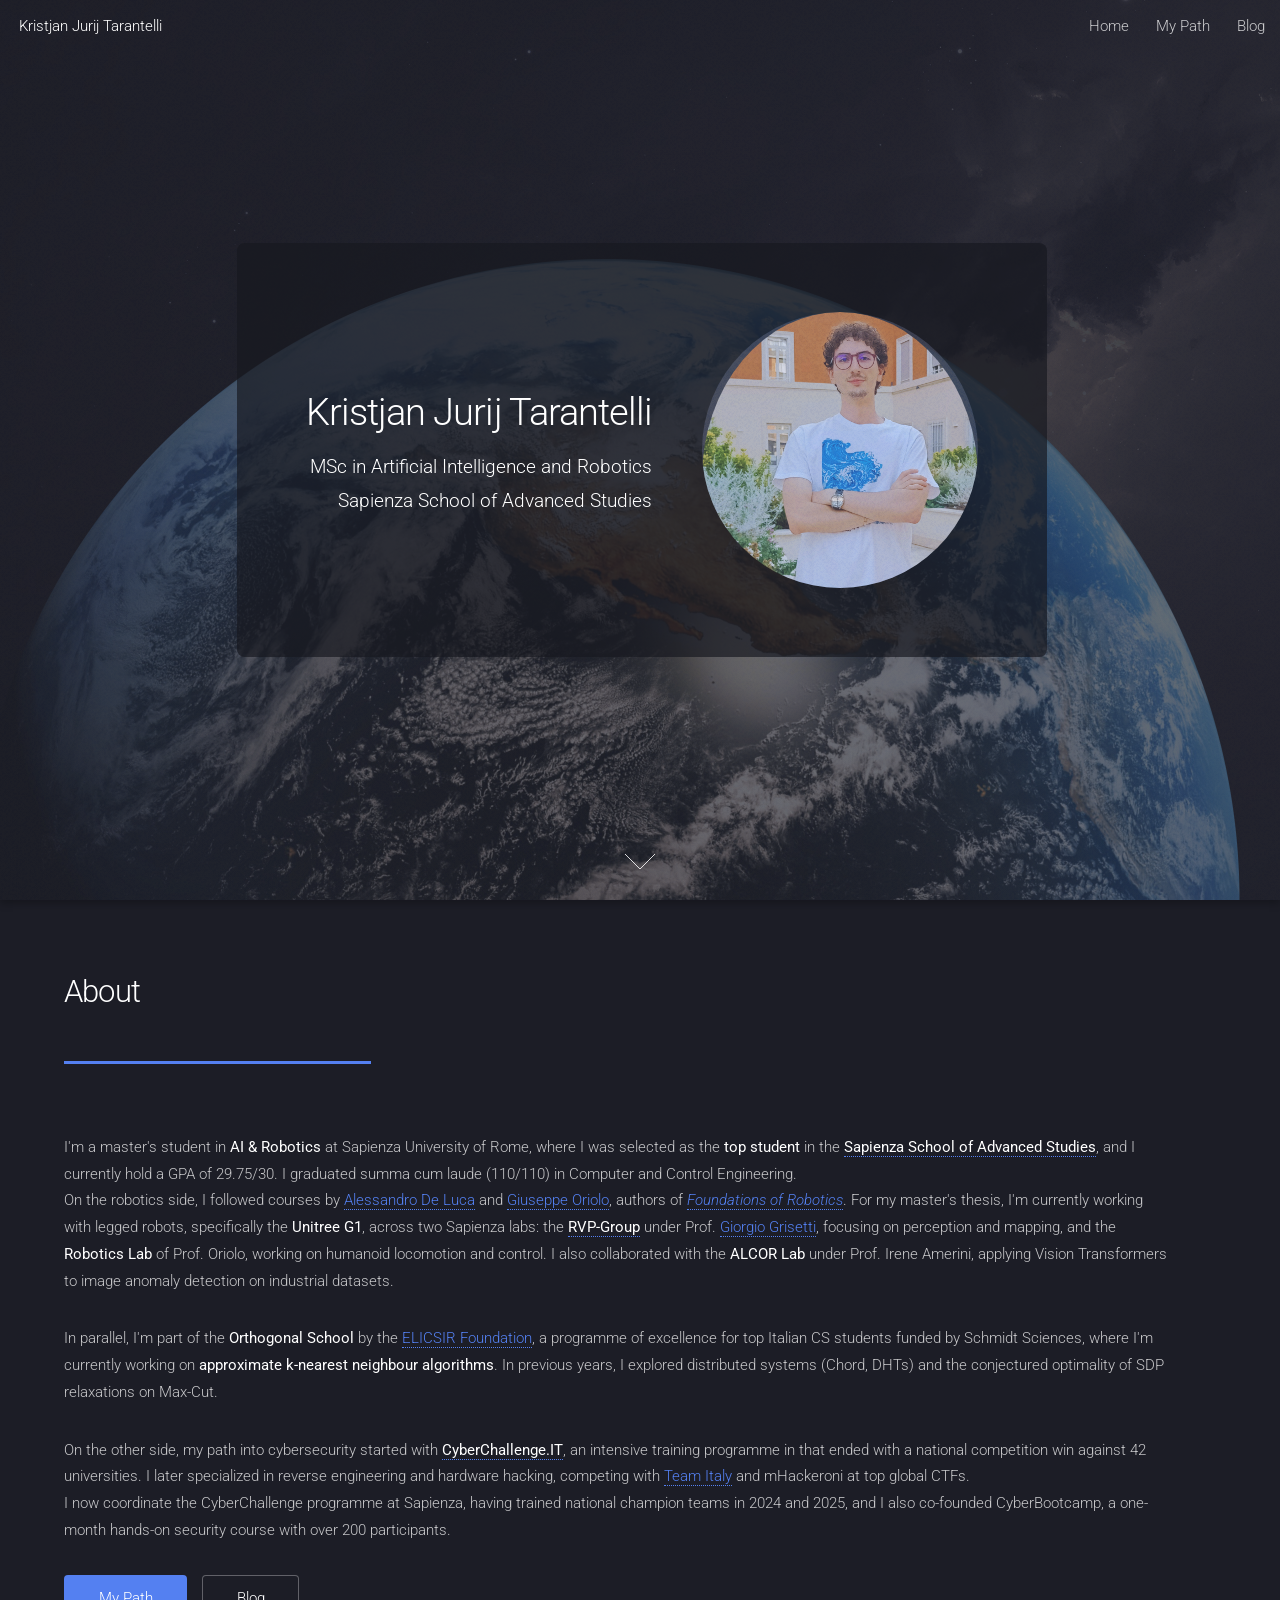
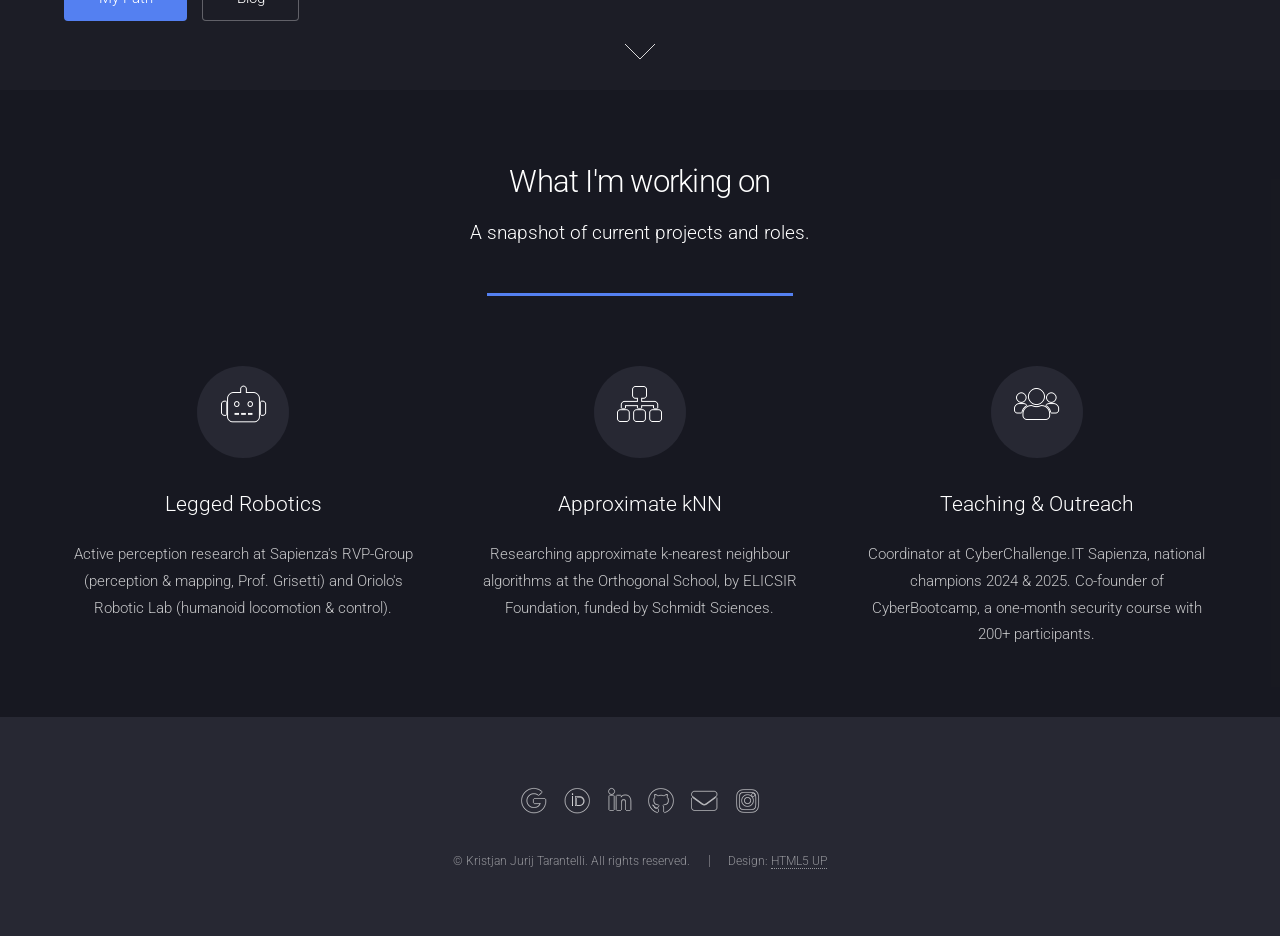
<file: index.html>
<!DOCTYPE HTML>
<!--
	Landed by HTML5 UP
	html5up.net | @ajlkn
	Free for personal and commercial use under the CCA 3.0 license (html5up.net/license)
-->
<html>
	<head>
		<title>Kristjan Jurij Tarantelli</title>
		<meta charset="utf-8" />
		<meta name="viewport" content="width=device-width, initial-scale=1, user-scalable=no" />
		<link rel="stylesheet" href="assets/css/main.css" />
		<noscript><link rel="stylesheet" href="assets/css/noscript.css" /></noscript>
		<style>
			/* Center icons inside their circles (line-height was 5.65em < height 6em) */
			.icon.major {
				line-height: 6em;
			}
		</style>
	</head>
	<body class="is-preload landing">
		<div id="page-wrapper">

			<!-- Header -->
				<header id="header">
					<h1 id="logo"><a href="index.html">Kristjan Jurij Tarantelli</a></h1>
					<nav id="nav">
						<ul>
							<li><a href="index.html">Home</a></li>
							<li><a href="pages/my-path.html">My Path</a></li>
							<li><a href="pages/blog.html">Blog</a></li>
						</ul>
					</nav>
				</header>

			<!-- Banner -->
				<section id="banner">
					<div class="content">
						<header>
							<h2>Kristjan Jurij Tarantelli</h2>
							<p>MSc in Artificial Intelligence and Robotics<br />
							Sapienza School of Advanced Studies</p>
						</header>
						<span class="image"><img src="images/main/profile-pic-res.png" alt="" /></span>
					</div>
					<a href="#about" class="goto-next scrolly">Next</a>
				</section>

			<!-- About -->
				<section id="about" class="wrapper style1 special fade-up">
					<div class="container">
						<header class="major">
							<h2>About</h2>
							<!-- <p>AI, Robotics &amp; Cybersecurity — two paths that started separately and are converging.</p> -->
						</header>

						<div class="about-inner">
							<div class="about-text">
								<p>I'm a master's student in <strong>AI &amp; Robotics</strong> at Sapienza University of Rome, where I was selected as the <strong>top student</strong> in the <a href="https://ssas.web.uniroma1.it/en"><strong>Sapienza School of Advanced Studies</strong></a>, and I currently hold a GPA of 29.75/30. I graduated summa cum laude (110/110) in Computer and Control Engineering. <br />
									
								On the robotics side, I followed courses by <a href="https://www.diag.uniroma1.it/deluca/">Alessandro De Luca</a> and <a href="https://www.diag.uniroma1.it/oriolo/">Giuseppe Oriolo</a>, authors of <a href="https://link.springer.com/book/10.1007/978-3-031-85523-8"><em>Foundations of Robotics</em></a>. For my master's thesis, I'm currently working with legged robots, specifically the <strong>Unitree G1</strong>, across two Sapienza labs: the <a href="https://rvp-group.net/"><strong>RVP-Group</strong></a> under Prof. <a href="https://sites.google.com/dis.uniroma1.it/grisetti">Giorgio Grisetti</a>, focusing on perception and mapping, and the <strong>Robotics Lab</strong> of Prof. Oriolo, working on humanoid locomotion and control. I also collaborated with the <strong>ALCOR Lab</strong> under Prof. Irene Amerini, applying Vision Transformers to image anomaly detection on industrial datasets.</p>

								<p>In parallel, I'm part of the <strong>Orthogonal School</strong> by the <a href="https://www.elicsir.it/en">ELICSIR Foundation</a>, a programme of excellence for top Italian CS students funded by Schmidt Sciences, where I'm currently working on <strong>approximate k-nearest neighbour algorithms</strong>. In previous years, I explored distributed systems (Chord, DHTs) and the conjectured optimality of SDP relaxations on Max-Cut.</p>

								<p>On the other side, my path into cybersecurity started with <a href="https://www.cyberchallenge.it/"><strong>CyberChallenge.IT</strong></a>, an intensive training programme in that ended with a national competition win against 42 universities. I later specialized in reverse engineering and hardware hacking, competing with <a href="https://teamitaly.eu/2024">Team Italy</a> and mHackeroni at top global CTFs. <br />I now coordinate the CyberChallenge programme at Sapienza, having trained national champion teams in 2024 and 2025, and I also co-founded CyberBootcamp, a one-month hands-on security course with over 200 participants.</p>
								<ul class="actions special" style="margin-top: 2em;">
									<li><a href="pages/my-path.html" class="button primary">My Path</a></li>
									<li><a href="pages/blog.html" class="button">Blog</a></li>
								</ul>
							</div>
						</div>
					</div>
					<a href="#now" class="goto-next scrolly">Next</a>
				</section>

			<!-- What I'm working on -->
				<section id="now" class="wrapper style1 special fade-up">
					<div class="container">
						<header class="major">
							<h2>What I'm working on</h2>
							<p>A snapshot of current projects and roles.</p>
						</header>
						<div class="box alt">
							<div class="row gtr-uniform">
								<section class="col-4 col-6-medium col-12-xsmall">
									<span class="icon solid alt major fa-robot"></span>
									<h3>Legged Robotics</h3>
									<p>Active perception research at Sapienza's RVP-Group (perception &amp; mapping, Prof. Grisetti) and Oriolo's Robotic Lab (humanoid locomotion &amp; control).</p>
								</section>
								<!-- <section class="col-4 col-6-medium col-12-xsmall">
									<span class="icon solid alt major fa-brain"></span>
									<h3>AI &amp; Vision Research</h3>
									<p>Research Fellow at ALCOR Lab. Vision Transformers applied to image anomaly detection on industrial and security datasets, supervised by Prof. Amerini.</p>
								</section> -->
								<section class="col-4 col-6-medium col-12-xsmall">
									<span class="icon solid alt major fa-sitemap"></span>
									<h3>Approximate kNN</h3>
									<p>Researching approximate k-nearest neighbour algorithms at the Orthogonal School, by ELICSIR Foundation, funded by Schmidt Sciences.</p>
								</section>
								<!-- <section class="col-4 col-6-medium col-12-xsmall">
									<span class="icon solid alt major fa-shield-alt"></span>
									<h3>CTF &amp; Security</h3>
									<p>Competing with Team Italy &amp; mHackeroni. DEF CON CTF 32: 6th globally. DEF CON 33 Quals: 3rd. Focus on reverse engineering and binary exploitation.</p>
								</section>
								<section class="col-4 col-6-medium col-12-xsmall">
									<span class="icon solid alt major fa-microchip"></span>
									<h3>Hardware Security</h3>
									<p>Background in embedded hardware vulnerability research — voltage and electromagnetic fault injection on the NRF52810 SoC (bachelor's thesis, supervised by Prof. Coppa).</p>
								</section> -->
								<section class="col-4 col-6-medium col-12-xsmall">
									<span class="icon solid alt major fa-users"></span>
									<h3>Teaching &amp; Outreach</h3>
									<p>Coordinator at CyberChallenge.IT Sapienza, national champions 2024 &amp; 2025. Co-founder of CyberBootcamp, a one-month security course with 200+ participants.</p>
								</section>
							</div>
						</div>
					</div>
				</section>

			<!-- Footer -->
				<footer id="footer">
					<ul class="icons">
						<li><a href="https://scholar.google.com/citations?user=gPnyNtMAAAAJ&hl=en" class="icon brands alt fa-google"><span class="label">Google Scholar</span></a></li>
						<li><a href="https://orcid.org/0009-0001-4726-9109" class="icon brands alt fa-orcid"><span class="label">ORCID</span></a></li>
						<li><a href="https://www.linkedin.com/in/kristjan-tarantelli-b805a3234/" class="icon brands alt fa-linkedin-in"><span class="label">LinkedIn</span></a></li>
						<li><a href="https://github.com/kristoji/" class="icon brands alt fa-github"><span class="label">GitHub</span></a></li>
						<li><a href="mailto:tarantelli.kristjan@gmail.com" class="icon solid alt fa-envelope"><span class="label">Email</span></a></li>
						<li><a href="https://www.instagram.com/kristjan_tarantelli/" class="icon brands alt fa-instagram"><span class="label">Instagram</span></a></li>
					</ul>
					<ul class="copyright">
						<li>&copy; Kristjan Jurij Tarantelli. All rights reserved.</li><li>Design: <a href="http://html5up.net">HTML5 UP</a></li>
					</ul>
				</footer>

		</div>

		<!-- Scripts -->
			<script src="assets/js/jquery.min.js"></script>
			<script src="assets/js/jquery.scrolly.min.js"></script>
			<script src="assets/js/jquery.dropotron.min.js"></script>
			<script src="assets/js/jquery.scrollex.min.js"></script>
			<script src="assets/js/browser.min.js"></script>
			<script src="assets/js/breakpoints.min.js"></script>
			<script src="assets/js/util.js"></script>
			<script src="assets/js/main.js"></script>

	</body>
</html>
</file>
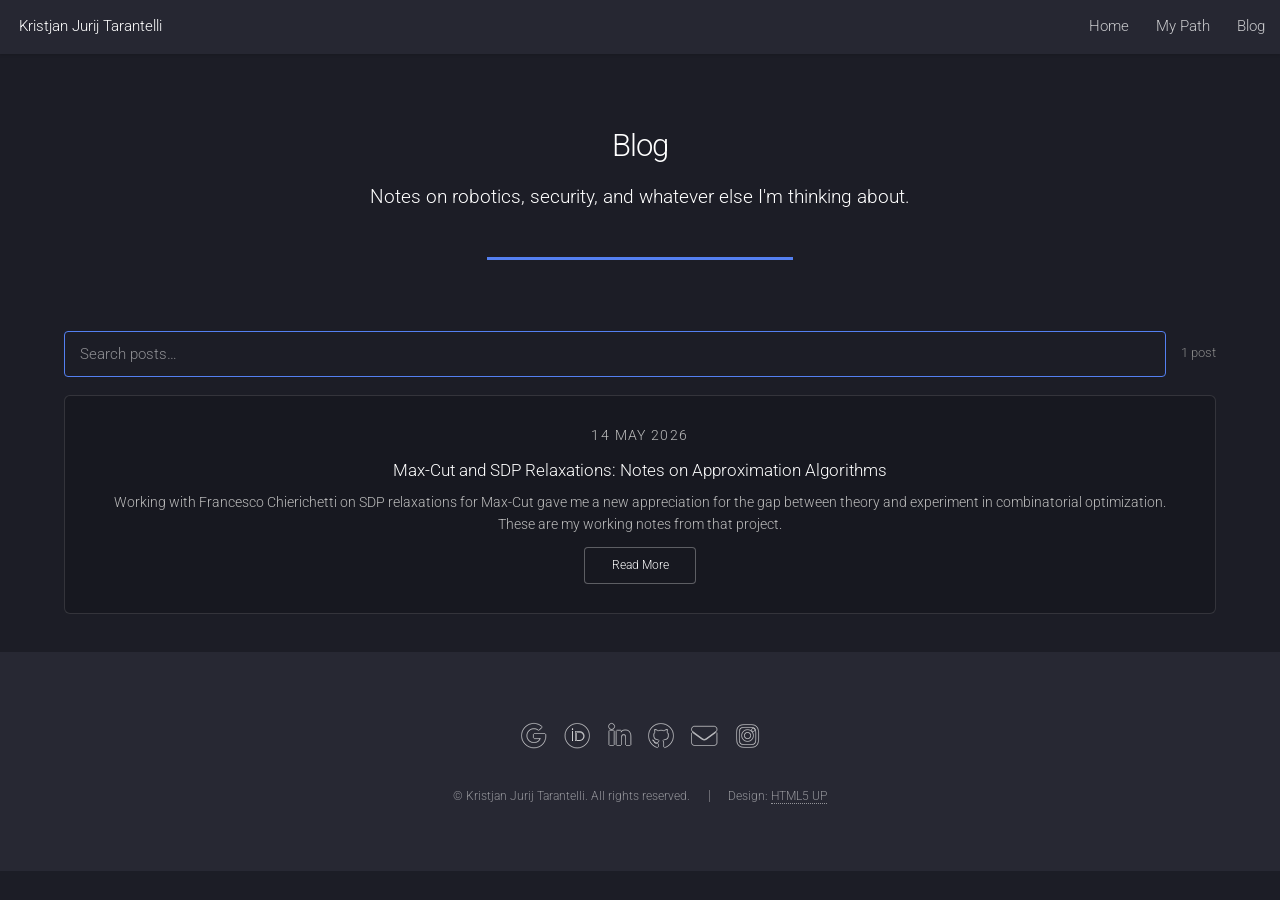
<file: pages/blog.html>
<!DOCTYPE HTML>
<html>
	<head>
		<title>Blog - Kristjan Jurij Tarantelli</title>
		<meta charset="utf-8" />
		<meta name="viewport" content="width=device-width, initial-scale=1, user-scalable=no" />
		<link rel="stylesheet" href="../assets/css/main.css" />
		<noscript><link rel="stylesheet" href="../assets/css/noscript.css" /></noscript>
		<style>
			/* ── Post list window ────────────────────────────────────── */
			#posts-window {
				max-height: 62vh;
				overflow-y: auto;
				border: 1px solid rgba(255, 255, 255, 0.12);
				border-radius: 6px;
				padding: 0.25em 0.5em;
				background: rgba(0, 0, 0, 0.15);
				scrollbar-width: thin;
				scrollbar-color: rgba(255,255,255,0.2) transparent;
			}
			#posts-window::-webkit-scrollbar       { width: 6px; }
			#posts-window::-webkit-scrollbar-track { background: transparent; }
			#posts-window::-webkit-scrollbar-thumb { background: rgba(255,255,255,0.2); border-radius: 3px; }

			/* ── Individual card ─────────────────────────────────────── */
			.post-card {
				padding: 1.6em 1.8em;
				border-bottom: 1px solid rgba(255, 255, 255, 0.08);
				transition: opacity 0.18s ease, transform 0.18s ease;
			}
			.post-card:last-child { border-bottom: none; }
			.post-card.hidden {
				display: none;
			}
			.post-card:hover { background: rgba(255,255,255,0.03); }

			.post-meta {
				font-size: 0.78em;
				color: #888;
				text-transform: uppercase;
				letter-spacing: 0.1em;
				margin: 0 0 0.4em;
			}
			.post-card h3 {
				margin: 0 0 0.5em;
				font-size: 1.1em;
				line-height: 1.4;
			}
			.post-card h3 a { border-bottom: none; }
			.post-card p {
				margin: 0 0 0.9em;
				font-size: 0.9em;
				color: #bbb;
				line-height: 1.6;
			}

			/* ── Search bar ──────────────────────────────────────────── */
			#search-wrap {
				display: flex;
				align-items: center;
				gap: 1em;
				margin-bottom: 1.2em;
			}
			#search-wrap input[type="text"] {
				flex: 1;
				margin: 0;
			}
			#post-count {
				font-size: 0.85em;
				color: #888;
				white-space: nowrap;
			}

			/* ── Highlighted search match ────────────────────────────── */
			mark {
				background: #f0a000;
				color: #000;
				padding: 0 2px;
				border-radius: 2px;
			}

			/* ── Empty state ─────────────────────────────────────────── */
			#no-results {
				padding: 2em;
				text-align: center;
				color: #888;
				font-style: italic;
				display: none;
			}
		</style>
	</head>
	<body class="is-preload">
		<div id="page-wrapper">

			<!-- Header -->
				<header id="header">
					<h1 id="logo"><a href="index.html">Kristjan Jurij Tarantelli</a></h1>
					<nav id="nav">
						<ul>
							<li><a href="../index.html">Home</a></li>
							<li><a href="my-path.html">My Path</a></li>
							<li><a href="blog.html">Blog</a></li>
						</ul>
					</nav>
				</header>

			<!-- Blog -->
				<section class="wrapper style1 special fade-up">
					<div class="container">

						<header class="major">
							<h2>Blog</h2>
							<p>Notes on robotics, security, and whatever else I'm thinking about.</p>
						</header>

						<!-- Search bar + counter -->
						<div id="search-wrap">
							<input
								type="text"
								id="search-input"
								placeholder="Search posts…"
								autocomplete="off"
							/>
							<span id="post-count"></span>
						</div>

						<!-- Scrollable post window -->
						<div id="posts-window">
							<div id="posts-list">
								<p style="color:#888;padding:1.5em;">Loading posts…</p>
							</div>
							<p id="no-results">No posts match your search.</p>
						</div>

					</div>
				</section>

			<!-- Footer -->
				<footer id="footer">
					<ul class="icons">
						<li><a href="https://scholar.google.com/citations?user=gPnyNtMAAAAJ&hl=en" class="icon brands alt fa-google"><span class="label">Google Scholar</span></a></li>
						<li><a href="https://orcid.org/0009-0001-4726-9109" class="icon brands alt fa-orcid"><span class="label">ORCID</span></a></li>
						<li><a href="https://www.linkedin.com/in/kristjan-tarantelli-b805a3234/" class="icon brands alt fa-linkedin-in"><span class="label">LinkedIn</span></a></li>
						<li><a href="https://github.com/kristoji/" class="icon brands alt fa-github"><span class="label">GitHub</span></a></li>
						<li><a href="mailto:tarantelli.kristjan@gmail.com" class="icon solid alt fa-envelope"><span class="label">Email</span></a></li>
						<li><a href="https://www.instagram.com/kristjan_tarantelli/" class="icon brands alt fa-instagram"><span class="label">Instagram</span></a></li>
					</ul>
					<ul class="copyright">
						<li>&copy; Kristjan Jurij Tarantelli. All rights reserved.</li><li>Design: <a href="http://html5up.net">HTML5 UP</a></li>
					</ul>
				</footer>

		</div>

		<!-- Scripts -->
			<script src="../assets/js/jquery.min.js"></script>
			<script src="../assets/js/jquery.scrolly.min.js"></script>
			<script src="../assets/js/jquery.dropotron.min.js"></script>
			<script src="../assets/js/jquery.scrollex.min.js"></script>
			<script src="../assets/js/browser.min.js"></script>
			<script src="../assets/js/breakpoints.min.js"></script>
			<script src="../assets/js/util.js"></script>
			<script src="../assets/js/main.js"></script>

		<!-- Blog logic -->
		<script>
		(function () {
			var allPosts   = [];
			var listEl     = document.getElementById('posts-list');
			var noResults  = document.getElementById('no-results');
			var countEl    = document.getElementById('post-count');
			var searchInput = document.getElementById('search-input');

			/* ── helpers ──────────────────────────────────────────── */

			function escHtml(str) {
				return String(str)
					.replace(/&/g, '&amp;')
					.replace(/</g, '&lt;')
					.replace(/>/g, '&gt;')
					.replace(/"/g, '&quot;');
			}

			// Wrap every occurrence of `query` in <mark> (case-insensitive)
			function highlight(str, query) {
				if (!query) return escHtml(str);
				var safe = query.replace(/[.*+?^${}()|[\]\\]/g, '\\$&');
				return escHtml(str).replace(
					new RegExp('(' + safe + ')', 'gi'),
					'<mark>$1</mark>'
				);
			}

			function makeCard(p) {
				var div = document.createElement('div');
				div.className = 'post-card';
				div.dataset.slug = p.slug;
				// Store normalised search corpus as a data attribute for fast filtering
				div.dataset.corpus = [p.title, p.excerpt, p.text || ''].join(' ').toLowerCase();
				div.innerHTML = [
					'<p class="post-meta">' + escHtml(p.dateFormatted) + '</p>',
					'<h3><a href="post.html?slug=' + escHtml(p.slug) + '">' + escHtml(p.title) + '</a></h3>',
					'<p class="post-excerpt">' + escHtml(p.excerpt) + '</p>',
					'<a href="post.html?slug=' + escHtml(p.slug) + '" class="button small">Read More</a>',
				].join('');
				return div;
			}

			function updateCount(visible, total) {
				countEl.textContent = visible === total
					? total + ' post' + (total !== 1 ? 's' : '')
					: visible + ' of ' + total + ' post' + (total !== 1 ? 's' : '');
			}

			/* ── render all cards once ────────────────────────────── */

			function renderAll() {
				listEl.innerHTML = '';
				allPosts.forEach(function (p) {
					listEl.appendChild(makeCard(p));
				});
				updateCount(allPosts.length, allPosts.length);
			}

			/* ── filter cards in-place ────────────────────────────── */

			function applyFilter(q) {
				var qNorm   = q.toLowerCase().trim();
				var cards   = listEl.querySelectorAll('.post-card');
				var visible = 0;

				cards.forEach(function (card) {
					var matches = !qNorm || card.dataset.corpus.indexOf(qNorm) !== -1;
					card.classList.toggle('hidden', !matches);

					if (matches) {
						visible++;
						// Re-highlight the visible text fields
						var p = allPosts.find(function (post) { return post.slug === card.dataset.slug; });
						if (p) {
							card.querySelector('h3 a').innerHTML   = highlight(p.title,  q.trim());
							card.querySelector('.post-excerpt').innerHTML = highlight(p.excerpt, q.trim());
						}
					}
				});

				noResults.style.display = (visible === 0 && qNorm) ? 'block' : 'none';
				updateCount(visible, allPosts.length);
			}

			/* ── debounce ─────────────────────────────────────────── */

			function debounce(fn, ms) {
				var t;
				return function () { clearTimeout(t); t = setTimeout(fn.bind(this, arguments[0]), ms); };
			}

			/* ── fetch manifest and boot ──────────────────────────── */

			fetch('../posts/manifest.json')
				.then(function (r) {
					if (!r.ok) throw new Error('HTTP ' + r.status);
					return r.json();
				})
				.then(function (posts) {
					allPosts = posts;
					renderAll();
				})
				.catch(function () {
					listEl.innerHTML = [
						'<p style="color:#888;padding:1.5em;">',
						'  Could not load posts/manifest.json.<br>',
						'  Run <code>python3 generate_manifest.py</code> then serve over HTTP',
						'  (e.g. <code>python3 -m http.server 8000</code>).',
						'</p>'
					].join('');
				});

			searchInput.addEventListener('input', debounce(function (e) {
				applyFilter(e.target.value);
			}, 150));

			// Autofocus search on page load
			searchInput.focus();
		})();
		</script>

	</body>
</html>
</file>
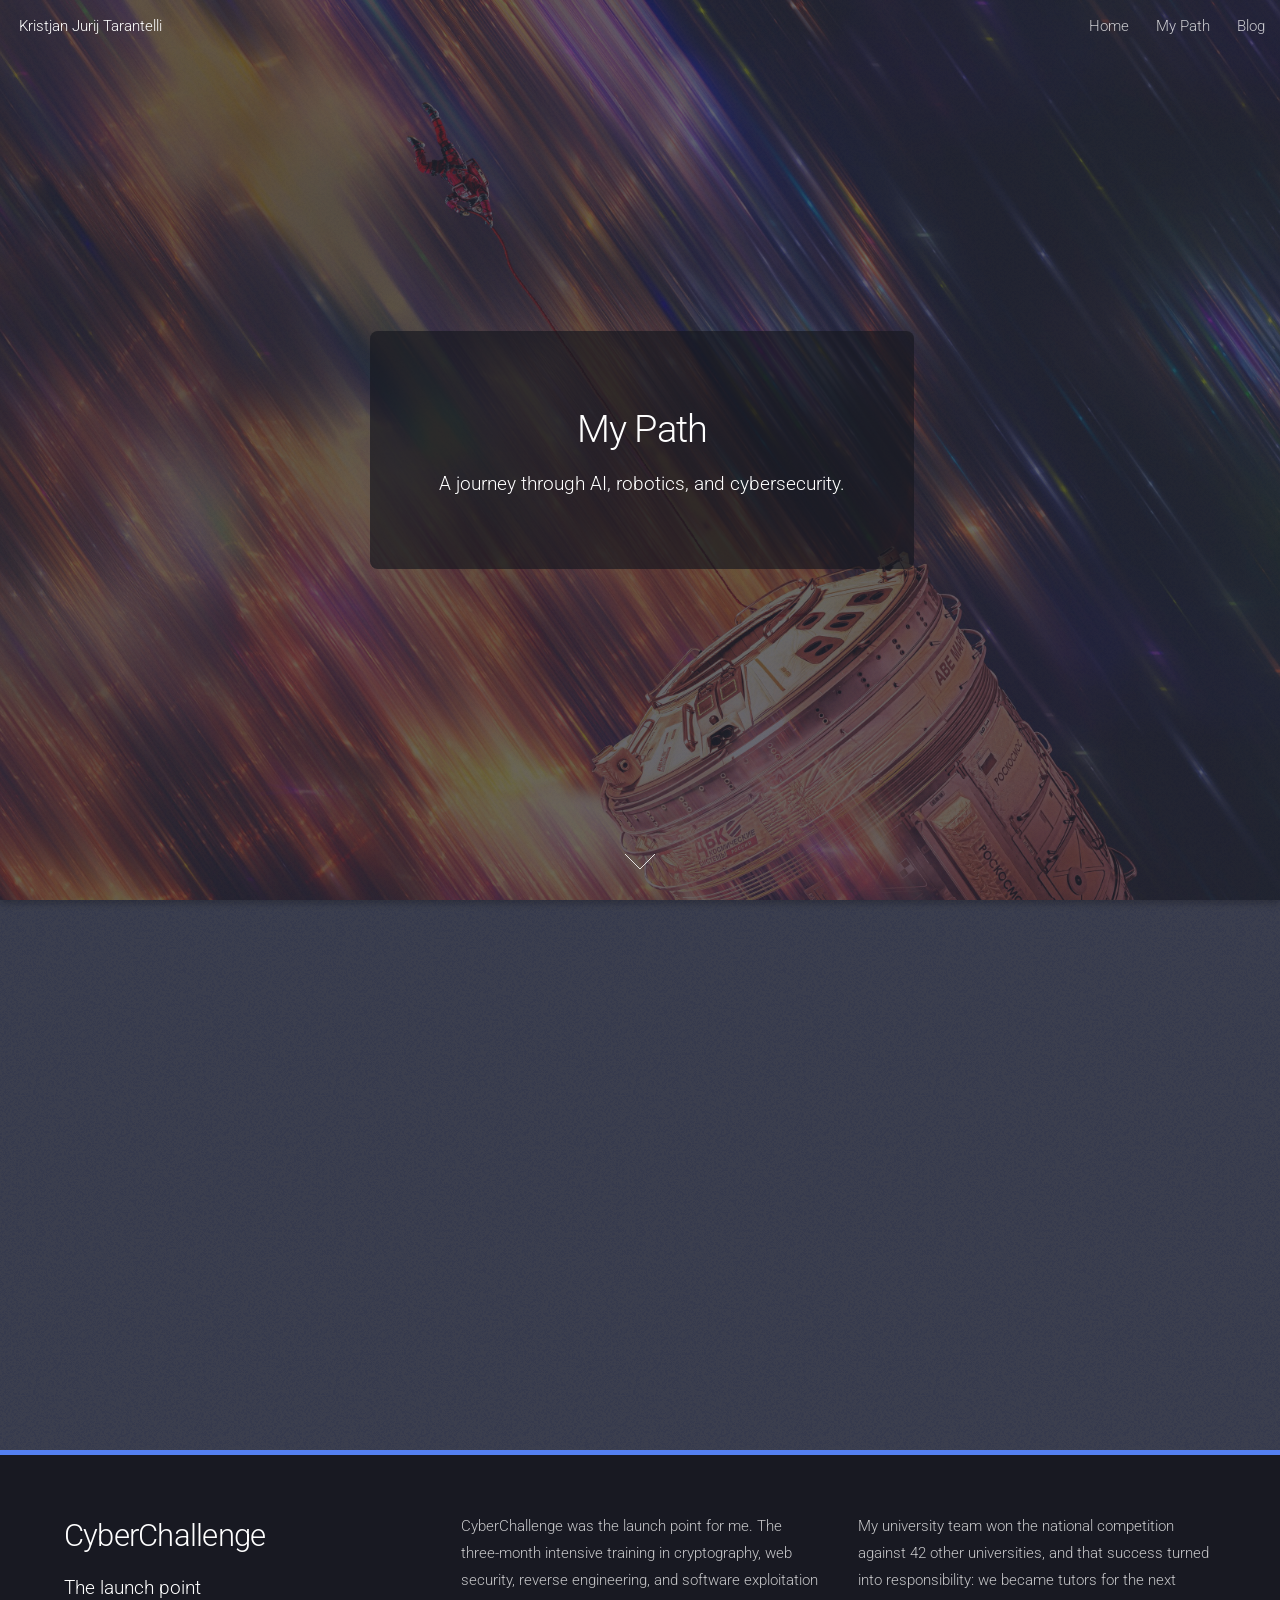
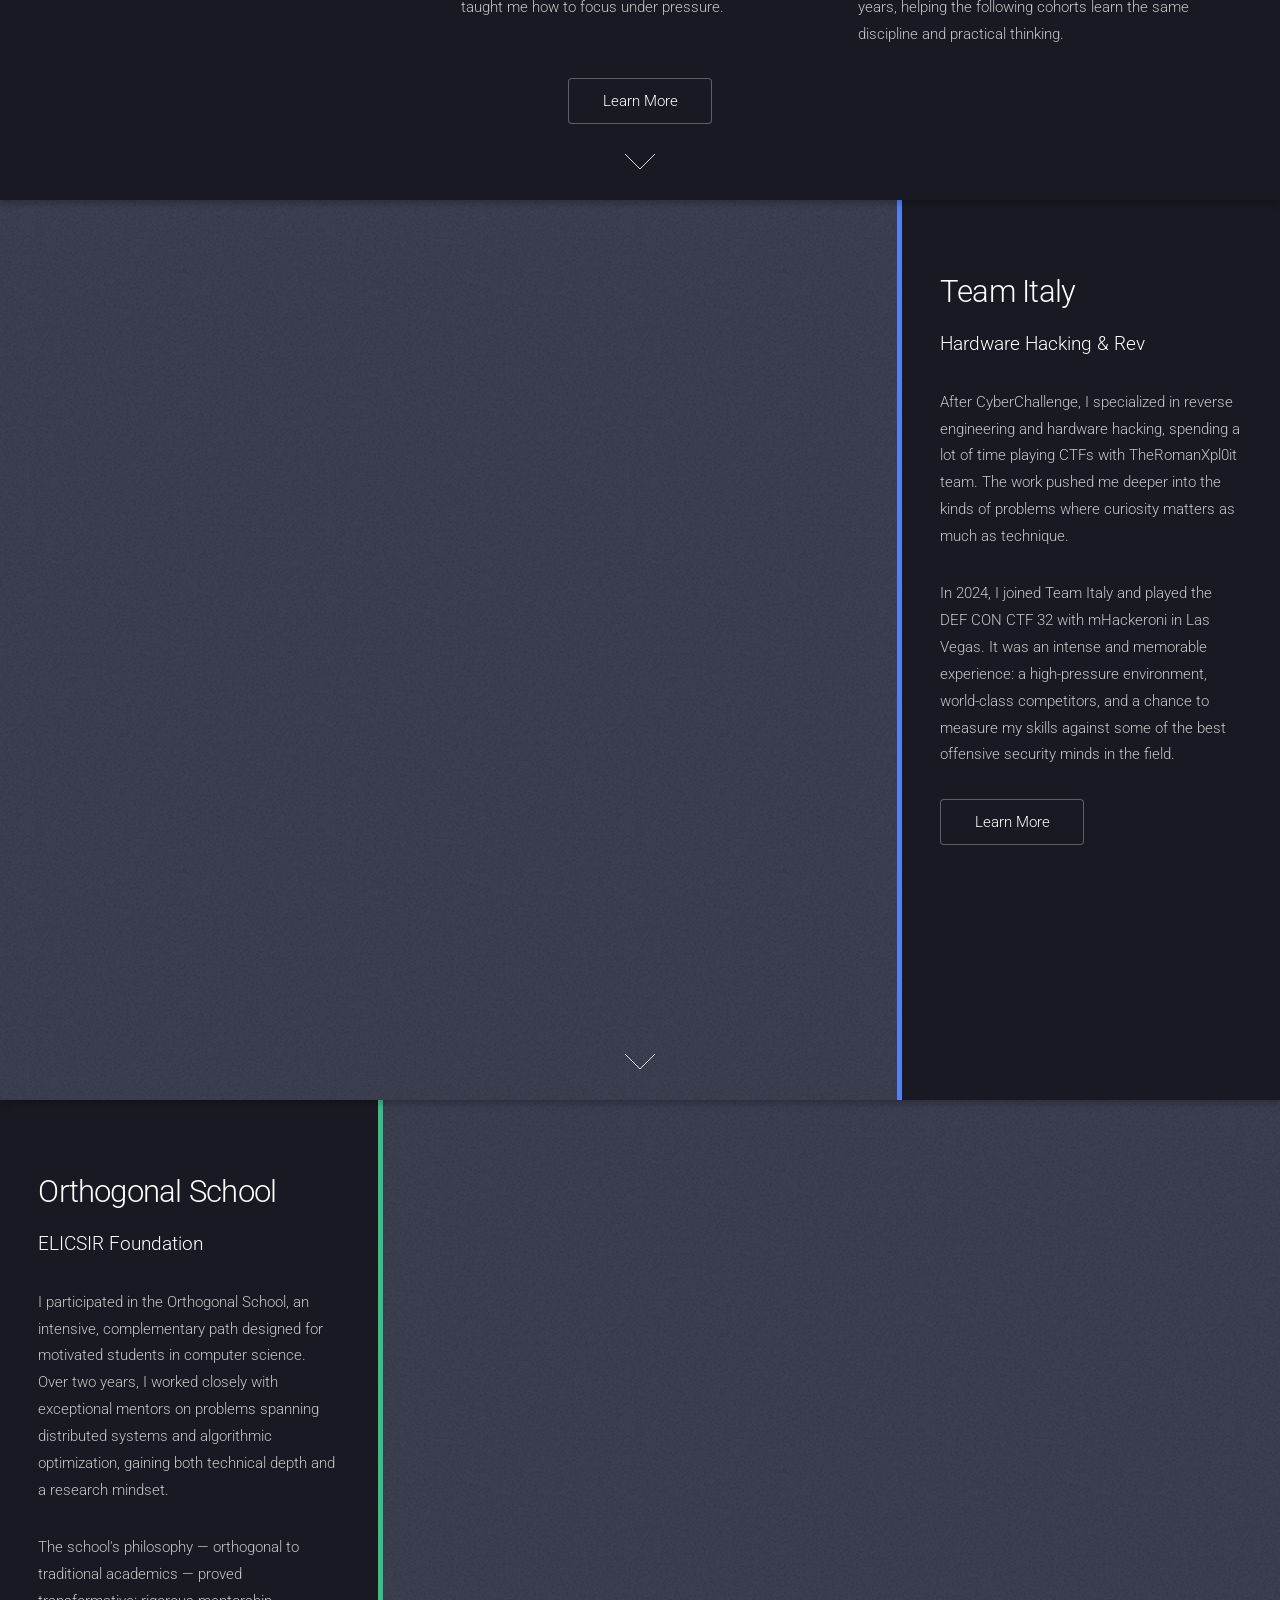
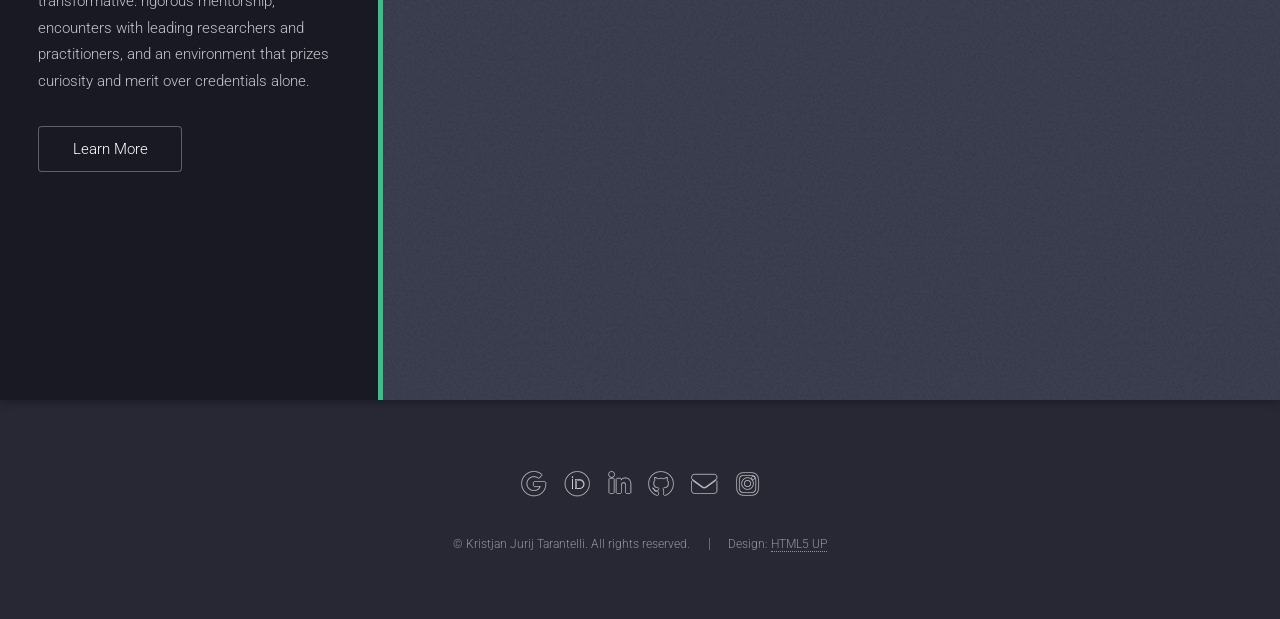
<file: pages/my-path.html>
<!DOCTYPE HTML>
<html>
	<head>
		<title>My Path - Kristjan Jurij Tarantelli</title>
		<meta charset="utf-8" />
		<meta name="viewport" content="width=device-width, initial-scale=1, user-scalable=no" />
		<link rel="stylesheet" href="../assets/css/main.css" />
		<noscript><link rel="stylesheet" href="../assets/css/noscript.css" /></noscript>
		<style>
			/* Page-specific: use bg03 for the banner (index.html keeps bg01) */
			#banner {
				background-image: url("../images/main/bg03.jpg") !important;
			}

			#banner header {
				text-align: center;
			}

			/* Replace red button states with blue */
			.button:active {
				background-color: rgba(84, 128, 241, 0.15) !important;
			}
			.button.primary:hover {
				background-color: #3d6ade !important;
			}
			.button.primary:active {
				background-color: #2e5acc !important;
			}
		</style>
	</head>
	<body class="is-preload landing">
		<div id="page-wrapper">

			<!-- Header -->
				<header id="header">
					<h1 id="logo"><a href="../index.html">Kristjan Jurij Tarantelli</a></h1>
					<nav id="nav">
						<ul>
							<li><a href="../index.html">Home</a></li>
							<li><a href="my-path.html">My Path</a></li>
							<li><a href="blog.html">Blog</a></li>
						</ul>
					</nav>
				</header>

			<!-- Banner -->
			<section id="banner">
				<div class="content">
					<header>
						<h2>My Path</h2>
						<p>A journey through AI, robotics, and cybersecurity.</p>
					</header>
					<!-- <span class="image"><img src="../images/main/profile-pic-res.png" alt="" /></span> -->
				</div>
				<a href="#one" class="goto-next scrolly">Next</a>
			</section>

			<!-- One -->
				<section id="one" class="spotlight style1 bottom">
					<span class="image fit main"><img src="../images/main/CC01.jpg" alt="CyberChallenge" /></span>
					<div class="content">
						<div class="container">
							<div class="row">
								<div class="col-4 col-12-medium">
									<header>
										<h2>CyberChallenge</h2>
										<p>The launch point</p>
									</header>
								</div>
								<div class="col-4 col-12-medium">
									<p>CyberChallenge was the launch point for me. The three-month intensive training in cryptography, web security, reverse engineering, and software exploitation taught me how to focus under pressure.</p>
								</div>
								<div class="col-4 col-12-medium">
									<p>My university team won the national competition against 42 other universities, and that success turned into responsibility: we became tutors for the next years, helping the following cohorts learn the same discipline and practical thinking.</p>
								</div>
							</div>
							<ul class="actions special">
								<li><a href="https://cyberchallenge.it/en" class="button">Learn More</a></li>
							</ul>
						</div>
					</div>
					<a href="#two" class="goto-next scrolly">Next</a>
				</section>

			<!-- Two -->
				<section id="two" class="spotlight style2 right">
					<span class="image fit main"><img src="../images/main/TI01.jpeg" alt="Team Italy" /></span>
					<div class="content">
						<header>
							<h2>Team Italy</h2>
							<p>Hardware Hacking &amp; Rev</p>
						</header>
						<p>After CyberChallenge, I specialized in reverse engineering and hardware hacking, spending a lot of time playing CTFs with TheRomanXpl0it team. The work pushed me deeper into the kinds of problems where curiosity matters as much as technique.</p>
						<p>In 2024, I joined Team Italy and played the DEF CON CTF 32 with mHackeroni in Las Vegas. It was an intense and memorable experience: a high-pressure environment, world-class competitors, and a chance to measure my skills against some of the best offensive security minds in the field.</p>
						<ul class="actions">
							<li><a href="https://teamitaly.eu/2024" class="button">Learn More</a></li>
						</ul>
					</div>
					<a href="#three" class="goto-next scrolly">Next</a>
				</section>

			<!-- Three -->
				<section id="three" class="spotlight style3 left">
					<span class="image fit main bottom"><img src="../images/main/ORT01.jpg" alt="Orthogonal School — ORT01" /></span>
					<div class="content">
						<header>
							<h2>Orthogonal School</h2>
							<p>ELICSIR Foundation</p>
						</header>
						<p>I participated in the Orthogonal School, an intensive, complementary path designed for motivated students in computer science. Over two years, I worked closely with exceptional mentors on problems spanning distributed systems and algorithmic optimization, gaining both technical depth and a research mindset.</p>
						<p>The school's philosophy — orthogonal to traditional academics — proved transformative: rigorous mentorship, encounters with leading researchers and practitioners, and an environment that prizes curiosity and merit over credentials alone.</p>
						<ul class="actions">
							<li><a href="https://www.elicsir.it/en/the-foundation" class="button">Learn More</a></li>
						</ul>
					</div>
				</section>

			<!-- Footer -->
				<footer id="footer">
					<ul class="icons">
						<li><a href="https://scholar.google.com/citations?user=gPnyNtMAAAAJ&hl=en" class="icon brands alt fa-google"><span class="label">Google Scholar</span></a></li>
						<li><a href="https://orcid.org/0009-0001-4726-9109" class="icon brands alt fa-orcid"><span class="label">ORCID</span></a></li>
						<li><a href="https://www.linkedin.com/in/kristjan-tarantelli-b805a3234/" class="icon brands alt fa-linkedin-in"><span class="label">LinkedIn</span></a></li>
						<li><a href="https://github.com/kristoji/" class="icon brands alt fa-github"><span class="label">GitHub</span></a></li>
						<li><a href="mailto:tarantelli.kristjan@gmail.com" class="icon solid alt fa-envelope"><span class="label">Email</span></a></li>
						<li><a href="https://www.instagram.com/kristjan_tarantelli/" class="icon brands alt fa-instagram"><span class="label">Instagram</span></a></li>
					</ul>
					<ul class="copyright">
						<li>&copy; Kristjan Jurij Tarantelli. All rights reserved.</li><li>Design: <a href="http://html5up.net">HTML5 UP</a></li>
					</ul>
				</footer>

		</div>

		<!-- Scripts -->
			<script src="../assets/js/jquery.min.js"></script>
			<script src="../assets/js/jquery.scrolly.min.js"></script>
			<script src="../assets/js/jquery.dropotron.min.js"></script>
			<script src="../assets/js/jquery.scrollex.min.js"></script>
			<script src="../assets/js/browser.min.js"></script>
			<script src="../assets/js/breakpoints.min.js"></script>
			<script src="../assets/js/util.js"></script>
			<script src="../assets/js/main.js"></script>

	</body>
</html>
</file>
<file: assets/css/noscript.css>
/*
	Landed by HTML5 UP
	html5up.net | @ajlkn
	Free for personal and commercial use under the CCA 3.0 license (html5up.net/license)
*/

/* Loader */

	body.landing.is-preload:before {
		display: none;
	}

	body.landing.is-preload:after {
		display: none;
	}
</file>
<file: assets/css/main.css>
@import url("fontawesome-all.min.css");
@import url("https://fonts.googleapis.com/css2?family=Roboto:ital,wght@0,300;0,400;1,300;1,400&display=swap");

/*
	Landed by HTML5 UP
	html5up.net | @ajlkn
	Free for personal and commercial use under the CCA 3.0 license (html5up.net/license)
*/

html, body, div, span, applet, object,
iframe, h1, h2, h3, h4, h5, h6, p, blockquote,
pre, a, abbr, acronym, address, big, cite,
code, del, dfn, em, img, ins, kbd, q, s, samp,
small, strike, strong, sub, sup, tt, var, b,
u, i, center, dl, dt, dd, ol, ul, li, fieldset,
form, label, legend, table, caption, tbody,
tfoot, thead, tr, th, td, article, aside,
canvas, details, embed, figure, figcaption,
footer, header, hgroup, menu, nav, output, ruby,
section, summary, time, mark, audio, video {
	margin: 0;
	padding: 0;
	border: 0;
	font-size: 100%;
	font: inherit;
	vertical-align: baseline;}

article, aside, details, figcaption, figure,
footer, header, hgroup, menu, nav, section {
	display: block;}

body {
	line-height: 1;
}

ol, ul {
	list-style: none;
}

blockquote, q {
	quotes: none;
}

	blockquote:before, blockquote:after, q:before, q:after {
		content: '';
		content: none;
	}

table {
	border-collapse: collapse;
	border-spacing: 0;
}

body {
	-webkit-text-size-adjust: none;
}

mark {
	background-color: transparent;
	color: inherit;
}

input::-moz-focus-inner {
	border: 0;
	padding: 0;
}

input, select, textarea {
	-moz-appearance: none;
	-webkit-appearance: none;
	-ms-appearance: none;
	appearance: none;
}

/* Basic */

	html {
		box-sizing: border-box;
	}

	*, *:before, *:after {
		box-sizing: inherit;
	}

	html, body {
		background: #1c1d26;
	}

	body.is-preload *, body.is-preload *:before, body.is-preload *:after {
		-moz-animation: none !important;
		-webkit-animation: none !important;
		-ms-animation: none !important;
		animation: none !important;
		-moz-transition: none !important;
		-webkit-transition: none !important;
		-ms-transition: none !important;
		transition: none !important;
	}

	body, input, select, textarea {
		color: rgba(255, 255, 255, 0.75);
		font-family: "Roboto", Helvetica, sans-serif;
		font-size: 15pt;
		font-weight: 300;
		line-height: 1.75em;
	}

	a {
		-moz-transition: border-color 0.2s ease-in-out, color 0.2s ease-in-out;
		-webkit-transition: border-color 0.2s ease-in-out, color 0.2s ease-in-out;
		-ms-transition: border-color 0.2s ease-in-out, color 0.2s ease-in-out;
		transition: border-color 0.2s ease-in-out, color 0.2s ease-in-out;
		border-bottom: dotted 1px;
		color: #5480f1;
		text-decoration: none;
	}

		a:hover {
			color: #5480f1 !important;
			border-bottom-color: transparent;
		}

	strong, b {
		color: #ffffff;
		font-weight: 400;
	}

	em, i {
		font-style: italic;
	}

	p {
		margin: 0 0 2em 0;
	}

	h1, h2, h3, h4, h5, h6 {
		color: #ffffff;
		font-weight: 300;
		line-height: 1em;
		margin: 0 0 1em 0;
	}

		h1 a, h2 a, h3 a, h4 a, h5 a, h6 a {
			color: inherit;
			border: 0;
		}

	h2 {
		font-size: 2em;
		line-height: 1.5em;
		letter-spacing: -0.025em;
	}

	h3 {
		font-size: 1.35em;
		line-height: 1.5em;
	}

	h4 {
		font-size: 1.1em;
		line-height: 1.5em;
	}

	h5 {
		font-size: 0.9em;
		line-height: 1.5em;
	}

	h6 {
		font-size: 0.7em;
		line-height: 1.5em;
	}

	sub {
		font-size: 0.8em;
		position: relative;
		top: 0.5em;
	}

	sup {
		font-size: 0.8em;
		position: relative;
		top: -0.5em;
	}

	hr {
		border: 0;
		border-bottom: solid 1px rgba(255, 255, 255, 0.3);
		margin: 3em 0;
	}

		hr.major {
			margin: 4em 0;
		}

	blockquote {
		border-left: solid 4px rgba(255, 255, 255, 0.3);
		font-style: italic;
		margin: 0 0 2em 0;
		padding: 0.5em 0 0.5em 2em;
	}

	code {
		background: rgba(255, 255, 255, 0.075);
		border-radius: 4px;
		font-family: "Courier New", monospace;
		font-size: 0.9em;
		margin: 0 0.25em;
		padding: 0.25em 0.65em;
	}

	pre {
		-webkit-overflow-scrolling: touch;
		font-family: "Courier New", monospace;
		font-size: 0.9em;
		margin: 0 0 2em 0;
	}

		pre code {
			display: block;
			line-height: 1.75em;
			padding: 1em 1.5em;
			overflow-x: auto;
		}

	.align-left {
		text-align: left;
	}

	.align-center {
		text-align: center;
	}

	.align-right {
		text-align: right;
	}

/* Loader */

	@-moz-keyframes spinner-show {
		0% {
			opacity: 0;
		}

		100% {
			opacity: 1;
		}
	}

	@-webkit-keyframes spinner-show {
		0% {
			opacity: 0;
		}

		100% {
			opacity: 1;
		}
	}

	@-ms-keyframes spinner-show {
		0% {
			opacity: 0;
		}

		100% {
			opacity: 1;
		}
	}

	@keyframes spinner-show {
		0% {
			opacity: 0;
		}

		100% {
			opacity: 1;
		}
	}

	@-moz-keyframes spinner-hide {
		0% {
			color: rgba(255, 255, 255, 0.15);
			z-index: 100001;
			-moz-transform: scale(1) rotate(0deg);
			-webkit-transform: scale(1) rotate(0deg);
			-ms-transform: scale(1) rotate(0deg);
			transform: scale(1) rotate(0deg);
		}

		99% {
			color: #1c1d26;
			z-index: 100001;
			-moz-transform: scale(0.5) rotate(360deg);
			-webkit-transform: scale(0.5) rotate(360deg);
			-ms-transform: scale(0.5) rotate(360deg);
			transform: scale(0.5) rotate(360deg);
		}

		100% {
			color: #1c1d26;
			z-index: -1;
			-moz-transform: scale(0.5) rotate(360deg);
			-webkit-transform: scale(0.5) rotate(360deg);
			-ms-transform: scale(0.5) rotate(360deg);
			transform: scale(0.5) rotate(360deg);
		}
	}

	@-webkit-keyframes spinner-hide {
		0% {
			color: rgba(255, 255, 255, 0.15);
			z-index: 100001;
			-moz-transform: scale(1) rotate(0deg);
			-webkit-transform: scale(1) rotate(0deg);
			-ms-transform: scale(1) rotate(0deg);
			transform: scale(1) rotate(0deg);
		}

		99% {
			color: #1c1d26;
			z-index: 100001;
			-moz-transform: scale(0.5) rotate(360deg);
			-webkit-transform: scale(0.5) rotate(360deg);
			-ms-transform: scale(0.5) rotate(360deg);
			transform: scale(0.5) rotate(360deg);
		}

		100% {
			color: #1c1d26;
			z-index: -1;
			-moz-transform: scale(0.5) rotate(360deg);
			-webkit-transform: scale(0.5) rotate(360deg);
			-ms-transform: scale(0.5) rotate(360deg);
			transform: scale(0.5) rotate(360deg);
		}
	}

	@-ms-keyframes spinner-hide {
		0% {
			color: rgba(255, 255, 255, 0.15);
			z-index: 100001;
			-moz-transform: scale(1) rotate(0deg);
			-webkit-transform: scale(1) rotate(0deg);
			-ms-transform: scale(1) rotate(0deg);
			transform: scale(1) rotate(0deg);
		}

		99% {
			color: #1c1d26;
			z-index: 100001;
			-moz-transform: scale(0.5) rotate(360deg);
			-webkit-transform: scale(0.5) rotate(360deg);
			-ms-transform: scale(0.5) rotate(360deg);
			transform: scale(0.5) rotate(360deg);
		}

		100% {
			color: #1c1d26;
			z-index: -1;
			-moz-transform: scale(0.5) rotate(360deg);
			-webkit-transform: scale(0.5) rotate(360deg);
			-ms-transform: scale(0.5) rotate(360deg);
			transform: scale(0.5) rotate(360deg);
		}
	}

	@keyframes spinner-hide {
		0% {
			color: rgba(255, 255, 255, 0.15);
			z-index: 100001;
			-moz-transform: scale(1) rotate(0deg);
			-webkit-transform: scale(1) rotate(0deg);
			-ms-transform: scale(1) rotate(0deg);
			transform: scale(1) rotate(0deg);
		}

		99% {
			color: #1c1d26;
			z-index: 100001;
			-moz-transform: scale(0.5) rotate(360deg);
			-webkit-transform: scale(0.5) rotate(360deg);
			-ms-transform: scale(0.5) rotate(360deg);
			transform: scale(0.5) rotate(360deg);
		}

		100% {
			color: #1c1d26;
			z-index: -1;
			-moz-transform: scale(0.5) rotate(360deg);
			-webkit-transform: scale(0.5) rotate(360deg);
			-ms-transform: scale(0.5) rotate(360deg);
			transform: scale(0.5) rotate(360deg);
		}
	}

	@-moz-keyframes spinner-rotate {
		0% {
			-moz-transform: scale(1) rotate(0deg);
			-webkit-transform: scale(1) rotate(0deg);
			-ms-transform: scale(1) rotate(0deg);
			transform: scale(1) rotate(0deg);
		}

		100% {
			-moz-transform: scale(1) rotate(360deg);
			-webkit-transform: scale(1) rotate(360deg);
			-ms-transform: scale(1) rotate(360deg);
			transform: scale(1) rotate(360deg);
		}
	}

	@-webkit-keyframes spinner-rotate {
		0% {
			-moz-transform: scale(1) rotate(0deg);
			-webkit-transform: scale(1) rotate(0deg);
			-ms-transform: scale(1) rotate(0deg);
			transform: scale(1) rotate(0deg);
		}

		100% {
			-moz-transform: scale(1) rotate(360deg);
			-webkit-transform: scale(1) rotate(360deg);
			-ms-transform: scale(1) rotate(360deg);
			transform: scale(1) rotate(360deg);
		}
	}

	@-ms-keyframes spinner-rotate {
		0% {
			-moz-transform: scale(1) rotate(0deg);
			-webkit-transform: scale(1) rotate(0deg);
			-ms-transform: scale(1) rotate(0deg);
			transform: scale(1) rotate(0deg);
		}

		100% {
			-moz-transform: scale(1) rotate(360deg);
			-webkit-transform: scale(1) rotate(360deg);
			-ms-transform: scale(1) rotate(360deg);
			transform: scale(1) rotate(360deg);
		}
	}

	@keyframes spinner-rotate {
		0% {
			-moz-transform: scale(1) rotate(0deg);
			-webkit-transform: scale(1) rotate(0deg);
			-ms-transform: scale(1) rotate(0deg);
			transform: scale(1) rotate(0deg);
		}

		100% {
			-moz-transform: scale(1) rotate(360deg);
			-webkit-transform: scale(1) rotate(360deg);
			-ms-transform: scale(1) rotate(360deg);
			transform: scale(1) rotate(360deg);
		}
	}

	@-moz-keyframes overlay-hide {
		0% {
			opacity: 1;
			z-index: 100000;
		}

		15% {
			opacity: 1;
			z-index: 100000;
		}

		99% {
			opacity: 0;
			z-index: 100000;
		}

		100% {
			opacity: 0;
			z-index: -1;
		}
	}

	@-webkit-keyframes overlay-hide {
		0% {
			opacity: 1;
			z-index: 100000;
		}

		15% {
			opacity: 1;
			z-index: 100000;
		}

		99% {
			opacity: 0;
			z-index: 100000;
		}

		100% {
			opacity: 0;
			z-index: -1;
		}
	}

	@-ms-keyframes overlay-hide {
		0% {
			opacity: 1;
			z-index: 100000;
		}

		15% {
			opacity: 1;
			z-index: 100000;
		}

		99% {
			opacity: 0;
			z-index: 100000;
		}

		100% {
			opacity: 0;
			z-index: -1;
		}
	}

	@keyframes overlay-hide {
		0% {
			opacity: 1;
			z-index: 100000;
		}

		15% {
			opacity: 1;
			z-index: 100000;
		}

		99% {
			opacity: 0;
			z-index: 100000;
		}

		100% {
			opacity: 0;
			z-index: -1;
		}
	}

	body.landing {
		text-decoration: none;
	}

		body.landing:before {
			-moz-osx-font-smoothing: grayscale;
			-webkit-font-smoothing: antialiased;
			display: inline-block;
			font-style: normal;
			font-variant: normal;
			text-rendering: auto;
			line-height: 1;
			text-transform: none !important;
			font-family: 'Font Awesome 5 Free';
			font-weight: 900;
		}

		body.landing:before {
			-moz-animation: spinner-show 1.5s 1 0.25s ease forwards, spinner-hide 0.25s ease-in-out forwards !important;
			-webkit-animation: spinner-show 1.5s 1 0.25s ease forwards, spinner-hide 0.25s ease-in-out forwards !important;
			-ms-animation: spinner-show 1.5s 1 0.25s ease forwards, spinner-hide 0.25s ease-in-out forwards !important;
			animation: spinner-show 1.5s 1 0.25s ease forwards, spinner-hide 0.25s ease-in-out forwards !important;
			-moz-transform-origin: 50% 50%;
			-webkit-transform-origin: 50% 50%;
			-ms-transform-origin: 50% 50%;
			transform-origin: 50% 50%;
			color: rgba(255, 255, 255, 0.15);
			content: '\f1ce';
			cursor: default;
			display: block;
			font-size: 2em;
			height: 2em;
			left: 50%;
			line-height: 2em;
			margin: -1em 0 0 -1em;
			opacity: 0;
			position: fixed;
			text-align: center;
			top: 50%;
			width: 2em;
			z-index: -1;
		}

		body.landing:after {
			-moz-animation: overlay-hide 1.5s ease-in forwards !important;
			-webkit-animation: overlay-hide 1.5s ease-in forwards !important;
			-ms-animation: overlay-hide 1.5s ease-in forwards !important;
			animation: overlay-hide 1.5s ease-in forwards !important;
			background: #1c1d26;
			content: '';
			display: block;
			height: 100%;
			left: 0;
			opacity: 0;
			position: fixed;
			top: 0;
			width: 100%;
			z-index: -1;
		}

		body.landing.is-preload:before {
			-moz-animation: spinner-show 1.5s 1 0.25s ease forwards, spinner-rotate 0.75s infinite linear !important;
			-webkit-animation: spinner-show 1.5s 1 0.25s ease forwards, spinner-rotate 0.75s infinite linear !important;
			-ms-animation: spinner-show 1.5s 1 0.25s ease forwards, spinner-rotate 0.75s infinite linear !important;
			animation: spinner-show 1.5s 1 0.25s ease forwards, spinner-rotate 0.75s infinite linear !important;
			z-index: 100001;
		}

		body.landing.is-preload:after {
			-moz-animation: none !important;
			-webkit-animation: none !important;
			-ms-animation: none !important;
			animation: none !important;
			opacity: 1;
			z-index: 100000;
		}

	@media (-webkit-min-device-pixel-ratio: 2) {

		body.landing:before {
			line-height: 2.025em;
		}

	}

/* Container */

	.container {
		margin: 0 auto;
		max-width: calc(100% - 4em);
		width: 70em;
	}

		.container.xsmall {
			width: 17.5em;
		}

		.container.small {
			width: 35em;
		}

		.container.medium {
			width: 52.5em;
		}

		.container.large {
			width: 87.5em;
		}

		.container.xlarge {
			width: 105em;
		}

		.container.max {
			width: 100%;
		}

		@media screen and (max-width: 1280px) {

			.container {
				width: 90%;
				max-width: 100%;
			}

		}

		@media screen and (max-width: 980px) {

			.container {
				width: 100% !important;
			}

		}

/* Row */

	.row {
		display: flex;
		flex-wrap: wrap;
		box-sizing: border-box;
		align-items: stretch;
	}

		.row > * {
			box-sizing: border-box;
		}

		.row.gtr-uniform > * > :last-child {
			margin-bottom: 0;
		}

		.row.aln-left {
			justify-content: flex-start;
		}

		.row.aln-center {
			justify-content: center;
		}

		.row.aln-right {
			justify-content: flex-end;
		}

		.row.aln-top {
			align-items: flex-start;
		}

		.row.aln-middle {
			align-items: center;
		}

		.row.aln-bottom {
			align-items: flex-end;
		}

		.row > .imp {
			order: -1;
		}

		.row > .col-1 {
			width: 8.33333%;
		}

		.row > .off-1 {
			margin-left: 8.33333%;
		}

		.row > .col-2 {
			width: 16.66667%;
		}

		.row > .off-2 {
			margin-left: 16.66667%;
		}

		.row > .col-3 {
			width: 25%;
		}

		.row > .off-3 {
			margin-left: 25%;
		}

		.row > .col-4 {
			width: 33.33333%;
		}

		.row > .off-4 {
			margin-left: 33.33333%;
		}

		.row > .col-5 {
			width: 41.66667%;
		}

		.row > .off-5 {
			margin-left: 41.66667%;
		}

		.row > .col-6 {
			width: 50%;
		}

		.row > .off-6 {
			margin-left: 50%;
		}

		.row > .col-7 {
			width: 58.33333%;
		}

		.row > .off-7 {
			margin-left: 58.33333%;
		}

		.row > .col-8 {
			width: 66.66667%;
		}

		.row > .off-8 {
			margin-left: 66.66667%;
		}

		.row > .col-9 {
			width: 75%;
		}

		.row > .off-9 {
			margin-left: 75%;
		}

		.row > .col-10 {
			width: 83.33333%;
		}

		.row > .off-10 {
			margin-left: 83.33333%;
		}

		.row > .col-11 {
			width: 91.66667%;
		}

		.row > .off-11 {
			margin-left: 91.66667%;
		}

		.row > .col-12 {
			width: 100%;
		}

		.row > .off-12 {
			margin-left: 100%;
		}

		.row.gtr-0 {
			margin-top: 0;
			margin-left: 0em;
		}

			.row.gtr-0 > * {
				padding: 0 0 0 0em;
			}

			.row.gtr-0.gtr-uniform {
				margin-top: 0em;
			}

				.row.gtr-0.gtr-uniform > * {
					padding-top: 0em;
				}

		.row.gtr-25 {
			margin-top: 0;
			margin-left: -0.625em;
		}

			.row.gtr-25 > * {
				padding: 0 0 0 0.625em;
			}

			.row.gtr-25.gtr-uniform {
				margin-top: -0.625em;
			}

				.row.gtr-25.gtr-uniform > * {
					padding-top: 0.625em;
				}

		.row.gtr-50 {
			margin-top: 0;
			margin-left: -1.25em;
		}

			.row.gtr-50 > * {
				padding: 0 0 0 1.25em;
			}

			.row.gtr-50.gtr-uniform {
				margin-top: -1.25em;
			}

				.row.gtr-50.gtr-uniform > * {
					padding-top: 1.25em;
				}

		.row {
			margin-top: 0;
			margin-left: -2.5em;
		}

			.row > * {
				padding: 0 0 0 2.5em;
			}

			.row.gtr-uniform {
				margin-top: -2.5em;
			}

				.row.gtr-uniform > * {
					padding-top: 2.5em;
				}

		.row.gtr-150 {
			margin-top: 0;
			margin-left: -3.75em;
		}

			.row.gtr-150 > * {
				padding: 0 0 0 3.75em;
			}

			.row.gtr-150.gtr-uniform {
				margin-top: -3.75em;
			}

				.row.gtr-150.gtr-uniform > * {
					padding-top: 3.75em;
				}

		.row.gtr-200 {
			margin-top: 0;
			margin-left: -5em;
		}

			.row.gtr-200 > * {
				padding: 0 0 0 5em;
			}

			.row.gtr-200.gtr-uniform {
				margin-top: -5em;
			}

				.row.gtr-200.gtr-uniform > * {
					padding-top: 5em;
				}

		@media screen and (max-width: 1680px) {

			.row {
				display: flex;
				flex-wrap: wrap;
				box-sizing: border-box;
				align-items: stretch;
			}

				.row > * {
					box-sizing: border-box;
				}

				.row.gtr-uniform > * > :last-child {
					margin-bottom: 0;
				}

				.row.aln-left {
					justify-content: flex-start;
				}

				.row.aln-center {
					justify-content: center;
				}

				.row.aln-right {
					justify-content: flex-end;
				}

				.row.aln-top {
					align-items: flex-start;
				}

				.row.aln-middle {
					align-items: center;
				}

				.row.aln-bottom {
					align-items: flex-end;
				}

				.row > .imp-xlarge {
					order: -1;
				}

				.row > .col-1-xlarge {
					width: 8.33333%;
				}

				.row > .off-1-xlarge {
					margin-left: 8.33333%;
				}

				.row > .col-2-xlarge {
					width: 16.66667%;
				}

				.row > .off-2-xlarge {
					margin-left: 16.66667%;
				}

				.row > .col-3-xlarge {
					width: 25%;
				}

				.row > .off-3-xlarge {
					margin-left: 25%;
				}

				.row > .col-4-xlarge {
					width: 33.33333%;
				}

				.row > .off-4-xlarge {
					margin-left: 33.33333%;
				}

				.row > .col-5-xlarge {
					width: 41.66667%;
				}

				.row > .off-5-xlarge {
					margin-left: 41.66667%;
				}

				.row > .col-6-xlarge {
					width: 50%;
				}

				.row > .off-6-xlarge {
					margin-left: 50%;
				}

				.row > .col-7-xlarge {
					width: 58.33333%;
				}

				.row > .off-7-xlarge {
					margin-left: 58.33333%;
				}

				.row > .col-8-xlarge {
					width: 66.66667%;
				}

				.row > .off-8-xlarge {
					margin-left: 66.66667%;
				}

				.row > .col-9-xlarge {
					width: 75%;
				}

				.row > .off-9-xlarge {
					margin-left: 75%;
				}

				.row > .col-10-xlarge {
					width: 83.33333%;
				}

				.row > .off-10-xlarge {
					margin-left: 83.33333%;
				}

				.row > .col-11-xlarge {
					width: 91.66667%;
				}

				.row > .off-11-xlarge {
					margin-left: 91.66667%;
				}

				.row > .col-12-xlarge {
					width: 100%;
				}

				.row > .off-12-xlarge {
					margin-left: 100%;
				}

				.row.gtr-0 {
					margin-top: 0;
					margin-left: 0em;
				}

					.row.gtr-0 > * {
						padding: 0 0 0 0em;
					}

					.row.gtr-0.gtr-uniform {
						margin-top: 0em;
					}

						.row.gtr-0.gtr-uniform > * {
							padding-top: 0em;
						}

				.row.gtr-25 {
					margin-top: 0;
					margin-left: -0.625em;
				}

					.row.gtr-25 > * {
						padding: 0 0 0 0.625em;
					}

					.row.gtr-25.gtr-uniform {
						margin-top: -0.625em;
					}

						.row.gtr-25.gtr-uniform > * {
							padding-top: 0.625em;
						}

				.row.gtr-50 {
					margin-top: 0;
					margin-left: -1.25em;
				}

					.row.gtr-50 > * {
						padding: 0 0 0 1.25em;
					}

					.row.gtr-50.gtr-uniform {
						margin-top: -1.25em;
					}

						.row.gtr-50.gtr-uniform > * {
							padding-top: 1.25em;
						}

				.row {
					margin-top: 0;
					margin-left: -2.5em;
				}

					.row > * {
						padding: 0 0 0 2.5em;
					}

					.row.gtr-uniform {
						margin-top: -2.5em;
					}

						.row.gtr-uniform > * {
							padding-top: 2.5em;
						}

				.row.gtr-150 {
					margin-top: 0;
					margin-left: -3.75em;
				}

					.row.gtr-150 > * {
						padding: 0 0 0 3.75em;
					}

					.row.gtr-150.gtr-uniform {
						margin-top: -3.75em;
					}

						.row.gtr-150.gtr-uniform > * {
							padding-top: 3.75em;
						}

				.row.gtr-200 {
					margin-top: 0;
					margin-left: -5em;
				}

					.row.gtr-200 > * {
						padding: 0 0 0 5em;
					}

					.row.gtr-200.gtr-uniform {
						margin-top: -5em;
					}

						.row.gtr-200.gtr-uniform > * {
							padding-top: 5em;
						}

		}

		@media screen and (max-width: 1280px) {

			.row {
				display: flex;
				flex-wrap: wrap;
				box-sizing: border-box;
				align-items: stretch;
			}

				.row > * {
					box-sizing: border-box;
				}

				.row.gtr-uniform > * > :last-child {
					margin-bottom: 0;
				}

				.row.aln-left {
					justify-content: flex-start;
				}

				.row.aln-center {
					justify-content: center;
				}

				.row.aln-right {
					justify-content: flex-end;
				}

				.row.aln-top {
					align-items: flex-start;
				}

				.row.aln-middle {
					align-items: center;
				}

				.row.aln-bottom {
					align-items: flex-end;
				}

				.row > .imp-large {
					order: -1;
				}

				.row > .col-1-large {
					width: 8.33333%;
				}

				.row > .off-1-large {
					margin-left: 8.33333%;
				}

				.row > .col-2-large {
					width: 16.66667%;
				}

				.row > .off-2-large {
					margin-left: 16.66667%;
				}

				.row > .col-3-large {
					width: 25%;
				}

				.row > .off-3-large {
					margin-left: 25%;
				}

				.row > .col-4-large {
					width: 33.33333%;
				}

				.row > .off-4-large {
					margin-left: 33.33333%;
				}

				.row > .col-5-large {
					width: 41.66667%;
				}

				.row > .off-5-large {
					margin-left: 41.66667%;
				}

				.row > .col-6-large {
					width: 50%;
				}

				.row > .off-6-large {
					margin-left: 50%;
				}

				.row > .col-7-large {
					width: 58.33333%;
				}

				.row > .off-7-large {
					margin-left: 58.33333%;
				}

				.row > .col-8-large {
					width: 66.66667%;
				}

				.row > .off-8-large {
					margin-left: 66.66667%;
				}

				.row > .col-9-large {
					width: 75%;
				}

				.row > .off-9-large {
					margin-left: 75%;
				}

				.row > .col-10-large {
					width: 83.33333%;
				}

				.row > .off-10-large {
					margin-left: 83.33333%;
				}

				.row > .col-11-large {
					width: 91.66667%;
				}

				.row > .off-11-large {
					margin-left: 91.66667%;
				}

				.row > .col-12-large {
					width: 100%;
				}

				.row > .off-12-large {
					margin-left: 100%;
				}

				.row.gtr-0 {
					margin-top: 0;
					margin-left: 0em;
				}

					.row.gtr-0 > * {
						padding: 0 0 0 0em;
					}

					.row.gtr-0.gtr-uniform {
						margin-top: 0em;
					}

						.row.gtr-0.gtr-uniform > * {
							padding-top: 0em;
						}

				.row.gtr-25 {
					margin-top: 0;
					margin-left: -0.625em;
				}

					.row.gtr-25 > * {
						padding: 0 0 0 0.625em;
					}

					.row.gtr-25.gtr-uniform {
						margin-top: -0.625em;
					}

						.row.gtr-25.gtr-uniform > * {
							padding-top: 0.625em;
						}

				.row.gtr-50 {
					margin-top: 0;
					margin-left: -1.25em;
				}

					.row.gtr-50 > * {
						padding: 0 0 0 1.25em;
					}

					.row.gtr-50.gtr-uniform {
						margin-top: -1.25em;
					}

						.row.gtr-50.gtr-uniform > * {
							padding-top: 1.25em;
						}

				.row {
					margin-top: 0;
					margin-left: -2.5em;
				}

					.row > * {
						padding: 0 0 0 2.5em;
					}

					.row.gtr-uniform {
						margin-top: -2.5em;
					}

						.row.gtr-uniform > * {
							padding-top: 2.5em;
						}

				.row.gtr-150 {
					margin-top: 0;
					margin-left: -3.75em;
				}

					.row.gtr-150 > * {
						padding: 0 0 0 3.75em;
					}

					.row.gtr-150.gtr-uniform {
						margin-top: -3.75em;
					}

						.row.gtr-150.gtr-uniform > * {
							padding-top: 3.75em;
						}

				.row.gtr-200 {
					margin-top: 0;
					margin-left: -5em;
				}

					.row.gtr-200 > * {
						padding: 0 0 0 5em;
					}

					.row.gtr-200.gtr-uniform {
						margin-top: -5em;
					}

						.row.gtr-200.gtr-uniform > * {
							padding-top: 5em;
						}

		}

		@media screen and (max-width: 980px) {

			.row {
				display: flex;
				flex-wrap: wrap;
				box-sizing: border-box;
				align-items: stretch;
			}

				.row > * {
					box-sizing: border-box;
				}

				.row.gtr-uniform > * > :last-child {
					margin-bottom: 0;
				}

				.row.aln-left {
					justify-content: flex-start;
				}

				.row.aln-center {
					justify-content: center;
				}

				.row.aln-right {
					justify-content: flex-end;
				}

				.row.aln-top {
					align-items: flex-start;
				}

				.row.aln-middle {
					align-items: center;
				}

				.row.aln-bottom {
					align-items: flex-end;
				}

				.row > .imp-medium {
					order: -1;
				}

				.row > .col-1-medium {
					width: 8.33333%;
				}

				.row > .off-1-medium {
					margin-left: 8.33333%;
				}

				.row > .col-2-medium {
					width: 16.66667%;
				}

				.row > .off-2-medium {
					margin-left: 16.66667%;
				}

				.row > .col-3-medium {
					width: 25%;
				}

				.row > .off-3-medium {
					margin-left: 25%;
				}

				.row > .col-4-medium {
					width: 33.33333%;
				}

				.row > .off-4-medium {
					margin-left: 33.33333%;
				}

				.row > .col-5-medium {
					width: 41.66667%;
				}

				.row > .off-5-medium {
					margin-left: 41.66667%;
				}

				.row > .col-6-medium {
					width: 50%;
				}

				.row > .off-6-medium {
					margin-left: 50%;
				}

				.row > .col-7-medium {
					width: 58.33333%;
				}

				.row > .off-7-medium {
					margin-left: 58.33333%;
				}

				.row > .col-8-medium {
					width: 66.66667%;
				}

				.row > .off-8-medium {
					margin-left: 66.66667%;
				}

				.row > .col-9-medium {
					width: 75%;
				}

				.row > .off-9-medium {
					margin-left: 75%;
				}

				.row > .col-10-medium {
					width: 83.33333%;
				}

				.row > .off-10-medium {
					margin-left: 83.33333%;
				}

				.row > .col-11-medium {
					width: 91.66667%;
				}

				.row > .off-11-medium {
					margin-left: 91.66667%;
				}

				.row > .col-12-medium {
					width: 100%;
				}

				.row > .off-12-medium {
					margin-left: 100%;
				}

				.row.gtr-0 {
					margin-top: 0;
					margin-left: 0em;
				}

					.row.gtr-0 > * {
						padding: 0 0 0 0em;
					}

					.row.gtr-0.gtr-uniform {
						margin-top: 0em;
					}

						.row.gtr-0.gtr-uniform > * {
							padding-top: 0em;
						}

				.row.gtr-25 {
					margin-top: 0;
					margin-left: -0.625em;
				}

					.row.gtr-25 > * {
						padding: 0 0 0 0.625em;
					}

					.row.gtr-25.gtr-uniform {
						margin-top: -0.625em;
					}

						.row.gtr-25.gtr-uniform > * {
							padding-top: 0.625em;
						}

				.row.gtr-50 {
					margin-top: 0;
					margin-left: -1.25em;
				}

					.row.gtr-50 > * {
						padding: 0 0 0 1.25em;
					}

					.row.gtr-50.gtr-uniform {
						margin-top: -1.25em;
					}

						.row.gtr-50.gtr-uniform > * {
							padding-top: 1.25em;
						}

				.row {
					margin-top: 0;
					margin-left: -2.5em;
				}

					.row > * {
						padding: 0 0 0 2.5em;
					}

					.row.gtr-uniform {
						margin-top: -2.5em;
					}

						.row.gtr-uniform > * {
							padding-top: 2.5em;
						}

				.row.gtr-150 {
					margin-top: 0;
					margin-left: -3.75em;
				}

					.row.gtr-150 > * {
						padding: 0 0 0 3.75em;
					}

					.row.gtr-150.gtr-uniform {
						margin-top: -3.75em;
					}

						.row.gtr-150.gtr-uniform > * {
							padding-top: 3.75em;
						}

				.row.gtr-200 {
					margin-top: 0;
					margin-left: -5em;
				}

					.row.gtr-200 > * {
						padding: 0 0 0 5em;
					}

					.row.gtr-200.gtr-uniform {
						margin-top: -5em;
					}

						.row.gtr-200.gtr-uniform > * {
							padding-top: 5em;
						}

		}

		@media screen and (max-width: 736px) {

			.row {
				display: flex;
				flex-wrap: wrap;
				box-sizing: border-box;
				align-items: stretch;
			}

				.row > * {
					box-sizing: border-box;
				}

				.row.gtr-uniform > * > :last-child {
					margin-bottom: 0;
				}

				.row.aln-left {
					justify-content: flex-start;
				}

				.row.aln-center {
					justify-content: center;
				}

				.row.aln-right {
					justify-content: flex-end;
				}

				.row.aln-top {
					align-items: flex-start;
				}

				.row.aln-middle {
					align-items: center;
				}

				.row.aln-bottom {
					align-items: flex-end;
				}

				.row > .imp-small {
					order: -1;
				}

				.row > .col-1-small {
					width: 8.33333%;
				}

				.row > .off-1-small {
					margin-left: 8.33333%;
				}

				.row > .col-2-small {
					width: 16.66667%;
				}

				.row > .off-2-small {
					margin-left: 16.66667%;
				}

				.row > .col-3-small {
					width: 25%;
				}

				.row > .off-3-small {
					margin-left: 25%;
				}

				.row > .col-4-small {
					width: 33.33333%;
				}

				.row > .off-4-small {
					margin-left: 33.33333%;
				}

				.row > .col-5-small {
					width: 41.66667%;
				}

				.row > .off-5-small {
					margin-left: 41.66667%;
				}

				.row > .col-6-small {
					width: 50%;
				}

				.row > .off-6-small {
					margin-left: 50%;
				}

				.row > .col-7-small {
					width: 58.33333%;
				}

				.row > .off-7-small {
					margin-left: 58.33333%;
				}

				.row > .col-8-small {
					width: 66.66667%;
				}

				.row > .off-8-small {
					margin-left: 66.66667%;
				}

				.row > .col-9-small {
					width: 75%;
				}

				.row > .off-9-small {
					margin-left: 75%;
				}

				.row > .col-10-small {
					width: 83.33333%;
				}

				.row > .off-10-small {
					margin-left: 83.33333%;
				}

				.row > .col-11-small {
					width: 91.66667%;
				}

				.row > .off-11-small {
					margin-left: 91.66667%;
				}

				.row > .col-12-small {
					width: 100%;
				}

				.row > .off-12-small {
					margin-left: 100%;
				}

				.row.gtr-0 {
					margin-top: 0;
					margin-left: 0em;
				}

					.row.gtr-0 > * {
						padding: 0 0 0 0em;
					}

					.row.gtr-0.gtr-uniform {
						margin-top: 0em;
					}

						.row.gtr-0.gtr-uniform > * {
							padding-top: 0em;
						}

				.row.gtr-25 {
					margin-top: 0;
					margin-left: -0.625em;
				}

					.row.gtr-25 > * {
						padding: 0 0 0 0.625em;
					}

					.row.gtr-25.gtr-uniform {
						margin-top: -0.625em;
					}

						.row.gtr-25.gtr-uniform > * {
							padding-top: 0.625em;
						}

				.row.gtr-50 {
					margin-top: 0;
					margin-left: -1.25em;
				}

					.row.gtr-50 > * {
						padding: 0 0 0 1.25em;
					}

					.row.gtr-50.gtr-uniform {
						margin-top: -1.25em;
					}

						.row.gtr-50.gtr-uniform > * {
							padding-top: 1.25em;
						}

				.row {
					margin-top: 0;
					margin-left: -2.5em;
				}

					.row > * {
						padding: 0 0 0 2.5em;
					}

					.row.gtr-uniform {
						margin-top: -2.5em;
					}

						.row.gtr-uniform > * {
							padding-top: 2.5em;
						}

				.row.gtr-150 {
					margin-top: 0;
					margin-left: -3.75em;
				}

					.row.gtr-150 > * {
						padding: 0 0 0 3.75em;
					}

					.row.gtr-150.gtr-uniform {
						margin-top: -3.75em;
					}

						.row.gtr-150.gtr-uniform > * {
							padding-top: 3.75em;
						}

				.row.gtr-200 {
					margin-top: 0;
					margin-left: -5em;
				}

					.row.gtr-200 > * {
						padding: 0 0 0 5em;
					}

					.row.gtr-200.gtr-uniform {
						margin-top: -5em;
					}

						.row.gtr-200.gtr-uniform > * {
							padding-top: 5em;
						}

		}

		@media screen and (max-width: 480px) {

			.row {
				display: flex;
				flex-wrap: wrap;
				box-sizing: border-box;
				align-items: stretch;
			}

				.row > * {
					box-sizing: border-box;
				}

				.row.gtr-uniform > * > :last-child {
					margin-bottom: 0;
				}

				.row.aln-left {
					justify-content: flex-start;
				}

				.row.aln-center {
					justify-content: center;
				}

				.row.aln-right {
					justify-content: flex-end;
				}

				.row.aln-top {
					align-items: flex-start;
				}

				.row.aln-middle {
					align-items: center;
				}

				.row.aln-bottom {
					align-items: flex-end;
				}

				.row > .imp-xsmall {
					order: -1;
				}

				.row > .col-1-xsmall {
					width: 8.33333%;
				}

				.row > .off-1-xsmall {
					margin-left: 8.33333%;
				}

				.row > .col-2-xsmall {
					width: 16.66667%;
				}

				.row > .off-2-xsmall {
					margin-left: 16.66667%;
				}

				.row > .col-3-xsmall {
					width: 25%;
				}

				.row > .off-3-xsmall {
					margin-left: 25%;
				}

				.row > .col-4-xsmall {
					width: 33.33333%;
				}

				.row > .off-4-xsmall {
					margin-left: 33.33333%;
				}

				.row > .col-5-xsmall {
					width: 41.66667%;
				}

				.row > .off-5-xsmall {
					margin-left: 41.66667%;
				}

				.row > .col-6-xsmall {
					width: 50%;
				}

				.row > .off-6-xsmall {
					margin-left: 50%;
				}

				.row > .col-7-xsmall {
					width: 58.33333%;
				}

				.row > .off-7-xsmall {
					margin-left: 58.33333%;
				}

				.row > .col-8-xsmall {
					width: 66.66667%;
				}

				.row > .off-8-xsmall {
					margin-left: 66.66667%;
				}

				.row > .col-9-xsmall {
					width: 75%;
				}

				.row > .off-9-xsmall {
					margin-left: 75%;
				}

				.row > .col-10-xsmall {
					width: 83.33333%;
				}

				.row > .off-10-xsmall {
					margin-left: 83.33333%;
				}

				.row > .col-11-xsmall {
					width: 91.66667%;
				}

				.row > .off-11-xsmall {
					margin-left: 91.66667%;
				}

				.row > .col-12-xsmall {
					width: 100%;
				}

				.row > .off-12-xsmall {
					margin-left: 100%;
				}

				.row.gtr-0 {
					margin-top: 0;
					margin-left: 0em;
				}

					.row.gtr-0 > * {
						padding: 0 0 0 0em;
					}

					.row.gtr-0.gtr-uniform {
						margin-top: 0em;
					}

						.row.gtr-0.gtr-uniform > * {
							padding-top: 0em;
						}

				.row.gtr-25 {
					margin-top: 0;
					margin-left: -0.625em;
				}

					.row.gtr-25 > * {
						padding: 0 0 0 0.625em;
					}

					.row.gtr-25.gtr-uniform {
						margin-top: -0.625em;
					}

						.row.gtr-25.gtr-uniform > * {
							padding-top: 0.625em;
						}

				.row.gtr-50 {
					margin-top: 0;
					margin-left: -1.25em;
				}

					.row.gtr-50 > * {
						padding: 0 0 0 1.25em;
					}

					.row.gtr-50.gtr-uniform {
						margin-top: -1.25em;
					}

						.row.gtr-50.gtr-uniform > * {
							padding-top: 1.25em;
						}

				.row {
					margin-top: 0;
					margin-left: -2.5em;
				}

					.row > * {
						padding: 0 0 0 2.5em;
					}

					.row.gtr-uniform {
						margin-top: -2.5em;
					}

						.row.gtr-uniform > * {
							padding-top: 2.5em;
						}

				.row.gtr-150 {
					margin-top: 0;
					margin-left: -3.75em;
				}

					.row.gtr-150 > * {
						padding: 0 0 0 3.75em;
					}

					.row.gtr-150.gtr-uniform {
						margin-top: -3.75em;
					}

						.row.gtr-150.gtr-uniform > * {
							padding-top: 3.75em;
						}

				.row.gtr-200 {
					margin-top: 0;
					margin-left: -5em;
				}

					.row.gtr-200 > * {
						padding: 0 0 0 5em;
					}

					.row.gtr-200.gtr-uniform {
						margin-top: -5em;
					}

						.row.gtr-200.gtr-uniform > * {
							padding-top: 5em;
						}

		}

/* Section/Article */

	section.special, article.special {
		text-align: center;
	}

	header p {
		color: #ffffff;
		position: relative;
		margin: 0 0 1.5em 0;
	}

	header h2 + p {
		font-size: 1.25em;
		margin-top: -1em;
		line-height: 1.75em;
	}

	header h3 + p {
		font-size: 1.1em;
		margin-top: -0.8em;
		line-height: 1.75em;
	}

	header h4 + p,
	header h5 + p,
	header h6 + p {
		font-size: 0.9em;
		margin-top: -0.6em;
		line-height: 1.5em;
	}

	header.major {
		margin: 0 0 4em 0;
		position: relative;
		text-align: center;
	}

		header.major:after {
			background: #5480f1;
			content: '';
			display: inline-block;
			height: 0.2em;
			max-width: 20em;
			width: 75%;
		}

	footer.major {
		margin: 4em 0 0 0;
	}

/* Form */

	form {
		margin: 0 0 2em 0;
	}

		form.cta {
			max-width: 35em;
			margin-left: auto;
			margin-right: auto;
		}

	label {
		color: #ffffff;
		display: block;
		font-size: 0.9em;
		font-weight: 300;
		margin: 0 0 1em 0;
	}

	input[type="text"],
	input[type="password"],
	input[type="email"],
	select,
	textarea {
		-moz-appearance: none;
		-webkit-appearance: none;
		-ms-appearance: none;
		appearance: none;
		-moz-transition: border-color 0.2s ease-in-out;
		-webkit-transition: border-color 0.2s ease-in-out;
		-ms-transition: border-color 0.2s ease-in-out;
		transition: border-color 0.2s ease-in-out;
		background: transparent;
		border-radius: 4px;
		border: solid 1px rgba(255, 255, 255, 0.3);
		color: inherit;
		display: block;
		outline: 0;
		padding: 0 1em;
		text-decoration: none;
		width: 100%;
	}

		input[type="text"]:invalid,
		input[type="password"]:invalid,
		input[type="email"]:invalid,
		select:invalid,
		textarea:invalid {
			box-shadow: none;
		}

		input[type="text"]:focus,
		input[type="password"]:focus,
		input[type="email"]:focus,
		select:focus,
		textarea:focus {
			border-color: #5480f1;
		}

	select {
		background-image: url("data:image/svg+xml;charset=utf8,%3Csvg xmlns='http://www.w3.org/2000/svg' width='40' height='40' preserveAspectRatio='none' viewBox='0 0 40 40'%3E%3Cpath d='M9.4,12.3l10.4,10.4l10.4-10.4c0.2-0.2,0.5-0.4,0.9-0.4c0.3,0,0.6,0.1,0.9,0.4l3.3,3.3c0.2,0.2,0.4,0.5,0.4,0.9 c0,0.4-0.1,0.6-0.4,0.9L20.7,31.9c-0.2,0.2-0.5,0.4-0.9,0.4c-0.3,0-0.6-0.1-0.9-0.4L4.3,17.3c-0.2-0.2-0.4-0.5-0.4-0.9 c0-0.4,0.1-0.6,0.4-0.9l3.3-3.3c0.2-0.2,0.5-0.4,0.9-0.4S9.1,12.1,9.4,12.3z' fill='rgba(255, 255, 255, 0.3)' /%3E%3C/svg%3E");
		background-size: 1.25rem;
		background-repeat: no-repeat;
		background-position: calc(100% - 1rem) center;
		height: 3em;
		padding-right: 3em;
		text-overflow: ellipsis;
	}

		select option {
			color: #ffffff;
			background: #1c1d26;
		}

		select:focus::-ms-value {
			background-color: transparent;
		}

		select::-ms-expand {
			display: none;
		}

	input[type="text"],
	input[type="password"],
	input[type="email"],
	select {
		height: 3em;
	}

	textarea {
		padding: 0.75em 1em;
	}

	input[type="checkbox"],
	input[type="radio"] {
		-moz-appearance: none;
		-webkit-appearance: none;
		-ms-appearance: none;
		appearance: none;
		display: block;
		float: left;
		margin-right: -2em;
		opacity: 0;
		width: 1em;
		z-index: -1;
	}

		input[type="checkbox"] + label,
		input[type="radio"] + label {
			text-decoration: none;
			color: rgba(255, 255, 255, 0.75);
			cursor: pointer;
			display: inline-block;
			font-size: 1em;
			font-weight: 100;
			padding-left: 2.55em;
			padding-right: 0.75em;
			position: relative;
		}

			input[type="checkbox"] + label:before,
			input[type="radio"] + label:before {
				-moz-osx-font-smoothing: grayscale;
				-webkit-font-smoothing: antialiased;
				display: inline-block;
				font-style: normal;
				font-variant: normal;
				text-rendering: auto;
				line-height: 1;
				text-transform: none !important;
				font-family: 'Font Awesome 5 Free';
				font-weight: 900;
			}

			input[type="checkbox"] + label:before,
			input[type="radio"] + label:before {
				border-radius: 4px;
				border: solid 1px rgba(255, 255, 255, 0.3);
				content: '';
				display: inline-block;
				font-size: 0.8em;
				height: 2.25em;
				left: 0;
				line-height: 2.25em;
				position: absolute;
				text-align: center;
				top: 0;
				width: 2.25em;
			}

		input[type="checkbox"]:checked + label:before,
		input[type="radio"]:checked + label:before {
			background: rgba(255, 255, 255, 0.25);
			color: #ffffff;
			content: '\f00c';
		}

		input[type="checkbox"]:focus + label:before,
		input[type="radio"]:focus + label:before {
			border-color: #5480f1;
		}

	input[type="checkbox"] + label:before {
		border-radius: 4px;
	}

	input[type="radio"] + label:before {
		border-radius: 100%;
	}

	::-webkit-input-placeholder {
		color: rgba(255, 255, 255, 0.5) !important;
		opacity: 1.0;
	}

	:-moz-placeholder {
		color: rgba(255, 255, 255, 0.5) !important;
		opacity: 1.0;
	}

	::-moz-placeholder {
		color: rgba(255, 255, 255, 0.5) !important;
		opacity: 1.0;
	}

	:-ms-input-placeholder {
		color: rgba(255, 255, 255, 0.5) !important;
		opacity: 1.0;
	}

/* Box */

	.box {
		border-radius: 4px;
		border: solid 1px rgba(255, 255, 255, 0.3);
		margin-bottom: 2em;
		padding: 1.5em;
	}

		.box > :last-child,
		.box > :last-child > :last-child,
		.box > :last-child > :last-child > :last-child {
			margin-bottom: 0;
		}

		.box.alt {
			border: 0;
			border-radius: 0;
			padding: 0;
		}

/* Icon */

	.icon {
		text-decoration: none;
		border-bottom: none;
		position: relative;
	}

		.icon:before {
			-moz-osx-font-smoothing: grayscale;
			-webkit-font-smoothing: antialiased;
			display: inline-block;
			font-style: normal;
			font-variant: normal;
			text-rendering: auto;
			line-height: 1;
			text-transform: none !important;
			font-family: 'Font Awesome 5 Free';
			font-weight: 400;
		}

		.icon > .label {
			display: none;
		}

		.icon:before {
			line-height: inherit;
		}

		.icon.solid:before {
			font-weight: 900 !important;
		}

		.icon.brands:before {
			font-family: 'Font Awesome 5 Brands' !important;
		}

		.icon.alt {
			text-decoration: none;
		}

			.icon.alt:before {
				-moz-osx-font-smoothing: grayscale;
				-webkit-font-smoothing: antialiased;
				display: inline-block;
				font-style: normal;
				font-variant: normal;
				text-rendering: auto;
				line-height: 1;
				text-transform: none !important;
				font-family: 'Font Awesome 5 Free';
				font-weight: 400;
			}

			.icon.alt:before {
				color: #1c1d26 !important;
				text-shadow: 1px 0 0 #ffffff, -1px 0 0 #ffffff, 0 1px 0 #ffffff, 0 -1px 0 #ffffff;
			}

		.icon.major {
			background: #272833;
			border-radius: 100%;
			cursor: default;
			display: inline-block;
			height: 6em;
			line-height: 5.65em;
			margin: 0 0 2em 0;
			text-align: center;
			width: 6em;
		}

			.icon.major:before {
				font-size: 2.25em;
			}

			.icon.major.alt {
				text-decoration: none;
			}

				.icon.major.alt:before {
					-moz-osx-font-smoothing: grayscale;
					-webkit-font-smoothing: antialiased;
					display: inline-block;
					font-style: normal;
					font-variant: normal;
					text-rendering: auto;
					line-height: 1;
					text-transform: none !important;
					font-family: 'Font Awesome 5 Free';
					font-weight: 400;
				}

				.icon.major.alt:before {
					color: #272833 !important;
					text-shadow: 1px 0 0 #ffffff, -1px 0 0 #ffffff, 0 1px 0 #ffffff, 0 -1px 0 #ffffff;
				}

/* Image */

	.image {
		border-radius: 4px;
		border: 0;
		display: inline-block;
		position: relative;
		overflow: hidden;
	}

		.image:before {
			content: '';
			display: block;
			position: absolute;
			left: 0;
			top: 0;
			background-image: url("images/overlay.png");
			width: 100%;
			height: 100%;
			z-index: 1;
		}

		.image img {
			border-radius: 4px;
			display: block;
		}

		.image.left {
			float: left;
			margin: 0 1.5em 1em 0;
			top: 0.25em;
		}

		.image.right {
			float: right;
			margin: 0 0 1em 1.5em;
			top: 0.25em;
		}

		.image.left, .image.right {
			max-width: 40%;
		}

			.image.left img, .image.right img {
				width: 100%;
			}

		.image.fit {
			display: block;
			margin: 0 0 2em 0;
			width: 100%;
		}

			.image.fit img {
				width: 100%;
			}

/* List */

	ol {
		list-style: decimal;
		margin: 0 0 2em 0;
		padding-left: 1.25em;
	}

		ol li {
			padding-left: 0.25em;
		}

	ul {
		list-style: disc;
		margin: 0 0 2em 0;
		padding-left: 1em;
	}

		ul li {
			padding-left: 0.5em;
		}

		ul.alt {
			list-style: none;
			padding-left: 0;
		}

			ul.alt li {
				border-top: solid 1px rgba(255, 255, 255, 0.3);
				padding: 0.5em 0;
			}

				ul.alt li:first-child {
					border-top: 0;
					padding-top: 0;
				}

	dl {
		margin: 0 0 2em 0;
	}

/* Icons */

	ul.icons {
		cursor: default;
		list-style: none;
		padding-left: 0;
	}

		ul.icons li {
			display: inline-block;
			height: 2.5em;
			line-height: 2.5em;
			padding: 0 0.5em;
		}

			ul.icons li .icon {
				font-size: 0.8em;
			}

				ul.icons li .icon:before {
					font-size: 2em;
				}

/* Actions */

	ul.actions {
		display: -moz-flex;
		display: -webkit-flex;
		display: -ms-flex;
		display: flex;
		cursor: default;
		list-style: none;
		margin-left: -1em;
		padding-left: 0;
	}

		ul.actions li {
			padding: 0 0 0 1em;
			vertical-align: middle;
		}

		ul.actions.special {
			-moz-justify-content: center;
			-webkit-justify-content: center;
			-ms-justify-content: center;
			justify-content: center;
			width: 100%;
			margin-left: 0;
		}

			ul.actions.special li:first-child {
				padding-left: 0;
			}

		ul.actions.stacked {
			-moz-flex-direction: column;
			-webkit-flex-direction: column;
			-ms-flex-direction: column;
			flex-direction: column;
			margin-left: 0;
		}

			ul.actions.stacked li {
				padding: 1.3em 0 0 0;
			}

				ul.actions.stacked li:first-child {
					padding-top: 0;
				}

		ul.actions.fit {
			width: calc(100% + 1em);
		}

			ul.actions.fit li {
				-moz-flex-grow: 1;
				-webkit-flex-grow: 1;
				-ms-flex-grow: 1;
				flex-grow: 1;
				-moz-flex-shrink: 1;
				-webkit-flex-shrink: 1;
				-ms-flex-shrink: 1;
				flex-shrink: 1;
				width: 100%;
			}

				ul.actions.fit li > * {
					width: 100%;
				}

			ul.actions.fit.stacked {
				width: 100%;
			}

		@media screen and (max-width: 480px) {

			ul.actions:not(.fixed) {
				-moz-flex-direction: column;
				-webkit-flex-direction: column;
				-ms-flex-direction: column;
				flex-direction: column;
				margin-left: 0;
				width: 100% !important;
			}

				ul.actions:not(.fixed) li {
					-moz-flex-grow: 1;
					-webkit-flex-grow: 1;
					-ms-flex-grow: 1;
					flex-grow: 1;
					-moz-flex-shrink: 1;
					-webkit-flex-shrink: 1;
					-ms-flex-shrink: 1;
					flex-shrink: 1;
					padding: 1em 0 0 0;
					text-align: center;
					width: 100%;
				}

					ul.actions:not(.fixed) li > * {
						width: 100%;
					}

					ul.actions:not(.fixed) li:first-child {
						padding-top: 0;
					}

					ul.actions:not(.fixed) li input[type="submit"],
					ul.actions:not(.fixed) li input[type="reset"],
					ul.actions:not(.fixed) li input[type="button"],
					ul.actions:not(.fixed) li button,
					ul.actions:not(.fixed) li .button {
						width: 100%;
					}

						ul.actions:not(.fixed) li input[type="submit"].icon:before,
						ul.actions:not(.fixed) li input[type="reset"].icon:before,
						ul.actions:not(.fixed) li input[type="button"].icon:before,
						ul.actions:not(.fixed) li button.icon:before,
						ul.actions:not(.fixed) li .button.icon:before {
							margin-left: -0.5em;
						}

		}

/* Table */

	.table-wrapper {
		-webkit-overflow-scrolling: touch;
		overflow-x: auto;
	}

	table {
		margin: 0 0 2em 0;
		width: 100%;
	}

		table tbody tr {
			border: solid 1px rgba(255, 255, 255, 0.3);
			border-left: 0;
			border-right: 0;
		}

			table tbody tr:nth-child(2n + 1) {
				background-color: rgba(255, 255, 255, 0.075);
			}

		table td {
			padding: 0.75em 0.75em;
		}

		table th {
			color: #ffffff;
			font-size: 0.9em;
			font-weight: 300;
			padding: 0 0.75em 0.75em 0.75em;
			text-align: left;
		}

		table thead {
			border-bottom: solid 1px rgba(255, 255, 255, 0.3);
		}

		table tfoot {
			border-top: solid 1px rgba(255, 255, 255, 0.3);
		}

		table.alt {
			border-collapse: separate;
		}

			table.alt tbody tr td {
				border: solid 1px rgba(255, 255, 255, 0.3);
				border-left-width: 0;
				border-top-width: 0;
			}

				table.alt tbody tr td:first-child {
					border-left-width: 1px;
				}

			table.alt tbody tr:first-child td {
				border-top-width: 1px;
			}

			table.alt thead {
				border-bottom: 0;
			}

			table.alt tfoot {
				border-top: 0;
			}

/* Button */

	input[type="submit"],
	input[type="reset"],
	input[type="button"],
	.button {
		-moz-appearance: none;
		-webkit-appearance: none;
		-ms-appearance: none;
		appearance: none;
		-moz-transition: background-color 0.2s ease-in-out, color 0.2s ease-in-out, box-shadow 0.2s ease-in-out;
		-webkit-transition: background-color 0.2s ease-in-out, color 0.2s ease-in-out, box-shadow 0.2s ease-in-out;
		-ms-transition: background-color 0.2s ease-in-out, color 0.2s ease-in-out, box-shadow 0.2s ease-in-out;
		transition: background-color 0.2s ease-in-out, color 0.2s ease-in-out, box-shadow 0.2s ease-in-out;
		background-color: transparent;
		border-radius: 4px;
		border: 0;
		box-shadow: inset 0 0 0 1px rgba(255, 255, 255, 0.3);
		color: #ffffff !important;
		cursor: pointer;
		display: inline-block;
		font-weight: 300;
		height: 3em;
		line-height: 3em;
		padding: 0 2.25em;
		text-align: center;
		text-decoration: none;
		white-space: nowrap;
	}

		input[type="submit"]:hover, input[type="submit"]:active,
		input[type="reset"]:hover,
		input[type="reset"]:active,
		input[type="button"]:hover,
		input[type="button"]:active,
		.button:hover,
		.button:active {
			box-shadow: inset 0 0 0 1px #5480f1;
			color: #5480f1 !important;
		}
		input[type="submit"]:active,
		input[type="reset"]:active,
		input[type="button"]:active,
		.button:active {
			background-color: rgba(84, 128, 241, 0.15) !important;
		}

		input[type="submit"].icon:before,
		input[type="reset"].icon:before,
		input[type="button"].icon:before,
		.button.icon:before {
			margin-right: 0.5em;
		}

		input[type="submit"].fit,
		input[type="reset"].fit,
		input[type="button"].fit,
		.button.fit {
			width: 100%;
		}

		input[type="submit"].small,
		input[type="reset"].small,
		input[type="button"].small,
		.button.small {
			font-size: 0.8em;
		}

		input[type="submit"].large,
		input[type="reset"].large,
		input[type="button"].large,
		.button.large {
			font-size: 1.35em;
		}

		input[type="submit"].primary,
		input[type="reset"].primary,
		input[type="button"].primary,
		.button.primary {
			background-color: #5480f1;
			box-shadow: none;
			color: #ffffff !important;
		}

			input[type="submit"].primary:hover,
			input[type="reset"].primary:hover,
			input[type="button"].primary:hover,
			.button.primary:hover {
				background-color: #3d6ade !important;
			}

			input[type="submit"].primary:active,
			input[type="reset"].primary:active,
			input[type="button"].primary:active,
			.button.primary:active {
				background-color: #2e5acc !important;
			}

		input[type="submit"].disabled, input[type="submit"]:disabled,
		input[type="reset"].disabled,
		input[type="reset"]:disabled,
		input[type="button"].disabled,
		input[type="button"]:disabled,
		.button.disabled,
		.button:disabled {
			background-color: rgba(255, 255, 255, 0.3) !important;
			box-shadow: none !important;
			color: #ffffff !important;
			cursor: default;
			opacity: 0.25;
		}

/* Goto Next */

	.goto-next {
		border: 0;
		bottom: 0;
		display: block;
		height: 5em;
		left: 50%;
		margin: 0 0 0 -5em;
		overflow: hidden;
		position: absolute;
		text-indent: 10em;
		white-space: nowrap;
		width: 10em;
		z-index: 1;
	}

		.goto-next:before {
			background-image: url("images/arrow.svg");
			background-position: center center;
			background-repeat: no-repeat;
			background-size: contain;
			content: '';
			display: block;
			height: 1.5em;
			left: 50%;
			margin: -0.75em 0 0 -1em;
			position: absolute;
			top: 50%;
			width: 2em;
			z-index: 1;
		}

/* Spotlight */

	.spotlight {
		background-attachment: fixed;
		background-position: center center;
		background-size: cover;
		box-shadow: 0 0.25em 0.5em 0 rgba(0, 0, 0, 0.25);
		height: 100vh;
		overflow: hidden;
		position: relative;
	}

		.spotlight:nth-last-of-type(1) {
			z-index: 1;
		}

		.spotlight:nth-last-of-type(2) {
			z-index: 2;
		}

		.spotlight:nth-last-of-type(3) {
			z-index: 3;
		}

		.spotlight:nth-last-of-type(4) {
			z-index: 4;
		}

		.spotlight:nth-last-of-type(5) {
			z-index: 5;
		}

		.spotlight:nth-last-of-type(6) {
			z-index: 6;
		}

		.spotlight:nth-last-of-type(7) {
			z-index: 7;
		}

		.spotlight:nth-last-of-type(8) {
			z-index: 8;
		}

		.spotlight:nth-last-of-type(9) {
			z-index: 9;
		}

		.spotlight:nth-last-of-type(10) {
			z-index: 10;
		}

		.spotlight:nth-last-of-type(11) {
			z-index: 11;
		}

		.spotlight:nth-last-of-type(12) {
			z-index: 12;
		}

		.spotlight:nth-last-of-type(13) {
			z-index: 13;
		}

		.spotlight:nth-last-of-type(14) {
			z-index: 14;
		}

		.spotlight:nth-last-of-type(15) {
			z-index: 15;
		}

		.spotlight:nth-last-of-type(16) {
			z-index: 16;
		}

		.spotlight:nth-last-of-type(17) {
			z-index: 17;
		}

		.spotlight:nth-last-of-type(18) {
			z-index: 18;
		}

		.spotlight:nth-last-of-type(19) {
			z-index: 19;
		}

		.spotlight:nth-last-of-type(20) {
			z-index: 20;
		}

		.spotlight:before {
			background-image: url("images/overlay.png");
			content: '';
			display: block;
			height: 100%;
			left: 0;
			top: 0;
			width: 100%;
		}

		.spotlight .image.main {
			display: none;
		}

			.spotlight .image.main img {
				position: relative;
			}

		.spotlight .content {
			-moz-transform: translate(0,0);
			-webkit-transform: translate(0,0);
			-ms-transform: translate(0,0);
			transform: translate(0,0);
			-moz-transition: -moz-transform 1s ease, opacity 1s ease;
			-webkit-transition: -webkit-transform 1s ease, opacity 1s ease;
			-ms-transition: -ms-transform 1s ease, opacity 1s ease;
			transition: transform 1s ease, opacity 1s ease;
			background: rgba(23, 24, 32, 0.95);
			border-style: solid;
			opacity: 1;
			position: absolute;
		}

		.spotlight .goto-next {
			-moz-transform: translate(0,0);
			-webkit-transform: translate(0,0);
			-ms-transform: translate(0,0);
			transform: translate(0,0);
			-moz-transition: -moz-transform 0.75s ease, opacity 1s ease-in;
			-webkit-transition: -webkit-transform 0.75s ease, opacity 1s ease-in;
			-ms-transition: -ms-transform 0.75s ease, opacity 1s ease-in;
			transition: transform 0.75s ease, opacity 1s ease-in;
			-moz-transition-delay: 0.5s;
			-webkit-transition-delay: 0.5s;
			-ms-transition-delay: 0.5s;
			transition-delay: 0.5s;
			opacity: 1;
		}

		.spotlight.top .content, .spotlight.bottom .content {
			left: 0;
			padding: 5.1em 0 3.1em 0;
			width: 100%;
		}

		.spotlight.top .content {
			border-bottom-width: 0.35em;
			top: 0;
		}

		.spotlight.bottom .content {
			border-top-width: 0.35em;
			bottom: 0;
		}

		.spotlight.left .content, .spotlight.right .content {
			height: 101%;
			padding: 6em 3em;
			top: 0;
			width: 28em;
		}

		.spotlight.left .content {
			border-right-width: 0.35em;
			left: 0;
		}

		.spotlight.right .content {
			border-left-width: 0.35em;
			right: 0;
		}

		.spotlight.style1 .content {
			border-color: #5480f1;
		}

		.spotlight.style2 .content {
			border-color: #5480f1;
		}

		.spotlight.style3 .content {
			border-color: #39c088;
		}

		.spotlight.inactive .content {
			opacity: 0;
		}

		.spotlight.inactive .goto-next {
			-moz-transform: translate(0,1.5em);
			-webkit-transform: translate(0,1.5em);
			-ms-transform: translate(0,1.5em);
			transform: translate(0,1.5em);
			opacity: 0;
		}

		.spotlight.inactive.top .content {
			-moz-transform: translate(0,-5em);
			-webkit-transform: translate(0,-5em);
			-ms-transform: translate(0,-5em);
			transform: translate(0,-5em);
		}

		.spotlight.inactive.bottom .content {
			-moz-transform: translate(0,5em);
			-webkit-transform: translate(0,5em);
			-ms-transform: translate(0,5em);
			transform: translate(0,5em);
		}

		.spotlight.inactive.left .content {
			-moz-transform: translate(-5em,0);
			-webkit-transform: translate(-5em,0);
			-ms-transform: translate(-5em,0);
			transform: translate(-5em,0);
		}

		.spotlight.inactive.right .content {
			-moz-transform: translate(5em,0);
			-webkit-transform: translate(5em,0);
			-ms-transform: translate(5em,0);
			transform: translate(5em,0);
		}

	body.is-touch .spotlight {
		background-attachment: scroll;
	}

/* Wrapper */

	.wrapper {
		padding: 6em 0 4em 0;
	}

		.wrapper.style2 {
			background: #5480f1;
		}

			.wrapper.style2 input[type="text"]:focus,
			.wrapper.style2 input[type="password"]:focus,
			.wrapper.style2 input[type="email"]:focus,
			.wrapper.style2 select:focus,
			.wrapper.style2 textarea:focus {
				border-color: rgba(255, 255, 255, 0.5);
			}

			.wrapper.style2 input[type="submit"]:hover, .wrapper.style2 input[type="submit"]:active,
			.wrapper.style2 input[type="reset"]:hover,
			.wrapper.style2 input[type="reset"]:active,
			.wrapper.style2 input[type="button"]:hover,
			.wrapper.style2 input[type="button"]:active,
			.wrapper.style2 .button:hover,
			.wrapper.style2 .button:active {
				background-color: rgba(255, 255, 255, 0.075) !important;
				box-shadow: inset 0 0 0 1px rgba(255, 255, 255, 0.5) !important;
				color: #ffffff !important;
			}

			.wrapper.style2 input[type="submit"]:active,
			.wrapper.style2 input[type="reset"]:active,
			.wrapper.style2 input[type="button"]:active,
			.wrapper.style2 .button:active {
				background-color: rgba(255, 255, 255, 0.25) !important;
			}

			.wrapper.style2 input[type="submit"].primary,
			.wrapper.style2 input[type="reset"].primary,
			.wrapper.style2 input[type="button"].primary,
			.wrapper.style2 .button.primary {
				background-color: #ffffff;
				color: #5480f1 !important;
			}

				.wrapper.style2 input[type="submit"].primary:hover, .wrapper.style2 input[type="submit"].primary:active,
				.wrapper.style2 input[type="reset"].primary:hover,
				.wrapper.style2 input[type="reset"].primary:active,
				.wrapper.style2 input[type="button"].primary:hover,
				.wrapper.style2 input[type="button"].primary:active,
				.wrapper.style2 .button.primary:hover,
				.wrapper.style2 .button.primary:active {
					background-color: rgba(255, 255, 255, 0.075) !important;
					box-shadow: inset 0 0 0 1px rgba(255, 255, 255, 0.5) !important;
					color: #ffffff !important;
				}

				.wrapper.style2 input[type="submit"].primary:active,
				.wrapper.style2 input[type="reset"].primary:active,
				.wrapper.style2 input[type="button"].primary:active,
				.wrapper.style2 .button.primary:active {
					background-color: rgba(255, 255, 255, 0.25) !important;
				}

		.wrapper.fade-down > .container {
			-moz-transform: translate(0,0);
			-webkit-transform: translate(0,0);
			-ms-transform: translate(0,0);
			transform: translate(0,0);
			-moz-transition: -moz-transform 1s ease, opacity 1s ease;
			-webkit-transition: -webkit-transform 1s ease, opacity 1s ease;
			-ms-transition: -ms-transform 1s ease, opacity 1s ease;
			transition: transform 1s ease, opacity 1s ease;
			opacity: 1;
		}

		.wrapper.fade-down.inactive > .container {
			-moz-transform: translate(0,-1em);
			-webkit-transform: translate(0,-1em);
			-ms-transform: translate(0,-1em);
			transform: translate(0,-1em);
			opacity: 0;
		}

		.wrapper.fade-up > .container {
			-moz-transform: translate(0,0);
			-webkit-transform: translate(0,0);
			-ms-transform: translate(0,0);
			transform: translate(0,0);
			-moz-transition: -moz-transform 1s ease, opacity 1s ease;
			-webkit-transition: -webkit-transform 1s ease, opacity 1s ease;
			-ms-transition: -ms-transform 1s ease, opacity 1s ease;
			transition: transform 1s ease, opacity 1s ease;
			opacity: 1;
		}

		.wrapper.fade-up.inactive > .container {
			-moz-transform: translate(0,1em);
			-webkit-transform: translate(0,1em);
			-ms-transform: translate(0,1em);
			transform: translate(0,1em);
			opacity: 0;
		}

		.wrapper.fade > .container {
			-moz-transition: opacity 1s ease;
			-webkit-transition: opacity 1s ease;
			-ms-transition: opacity 1s ease;
			transition: opacity 1s ease;
			opacity: 1;
		}

		.wrapper.fade.inactive > .container {
			opacity: 0;
		}

/* Dropotron */

	.dropotron {
		background: rgba(39, 40, 51, 0.965);
		border-radius: 4px;
		box-shadow: 0 0.075em 0.35em 0 rgba(0, 0, 0, 0.125);
		list-style: none;
		margin-top: calc(-0.25em + 1px);
		min-width: 12em;
		padding: 0.25em 0;
	}

		.dropotron > li {
			border-top: solid 1px rgba(255, 255, 255, 0.035);
			padding: 0;
		}

			.dropotron > li a, .dropotron > li span {
				border: 0;
				color: rgba(255, 255, 255, 0.75);
				display: block;
				padding: 0.1em 1em;
				text-decoration: none;
			}

			.dropotron > li:first-child {
				border-top: 0;
			}

			.dropotron > li.active > a, .dropotron > li.active > span {
				color: #5480f1;
			}

		.dropotron.level-0 {
			font-size: 0.8em;
			margin-top: 1em;
		}

			.dropotron.level-0:before {
				-moz-transform: rotate(45deg);
				-webkit-transform: rotate(45deg);
				-ms-transform: rotate(45deg);
				transform: rotate(45deg);
				background: #272833;
				content: '';
				display: block;
				height: 1em;
				position: absolute;
				right: 1.5em;
				top: -0.5em;
				width: 1em;
			}

	body.landing .dropotron.level-0 {
		margin-top: 0;
	}

/* Header */

	#page-wrapper {
		padding-top: 3.5em;
	}

	#header {
		background: rgba(39, 40, 51, 0.965);
		box-shadow: 0 0 0.25em 0 rgba(0, 0, 0, 0.25);
		cursor: default;
		height: 3.5em;
		left: 0;
		line-height: 3.5em;
		position: fixed;
		top: 0;
		width: 100%;
		z-index: 100;
	}

		#header h1 {
			height: inherit;
			left: 1.25em;
			line-height: inherit;
			margin: 0;
			position: absolute;
			top: 0;
		}

		#header nav {
			position: absolute;
			right: 1em;
			top: 0;
		}

			#header nav ul {
				margin: 0;
			}

				#header nav ul li {
					display: inline-block;
					margin-left: 1em;
				}

					#header nav ul li a, #header nav ul li span {
						border: 0;
						color: inherit;
						display: inline-block;
						height: inherit;
						line-height: inherit;
						outline: 0;
					}

						#header nav ul li a.button, #header nav ul li span.button {
							height: 2em;
							line-height: 2em;
							padding: 0 1.25em;
						}

						#header nav ul li a:not(.button):before, #header nav ul li span:not(.button):before {
							margin-right: 0.5em;
						}

					#header nav ul li.active > a, #header nav ul li.active > span {
						color: #5480f1;
					}

					#header nav ul li > ul {
						display: none;
					}

	body.landing #page-wrapper {
		padding-top: 0;
	}

	body.landing #header {
		background: transparent;
		box-shadow: none;
		position: absolute;
	}

/* Banner */

	#banner {
		background-attachment: fixed;
		background-color: #272833;
		background-image: url("../../images/main/bg01.jpg");
		background-position: center center;
		background-size: cover;
		box-shadow: 0 0.25em 0.5em 0 rgba(0, 0, 0, 0.25);
		min-height: 100vh;
		position: relative;
		text-align: center;
		z-index: 21;
	}

		#banner:before {
			content: '';
			display: inline-block;
			height: 100vh;
			vertical-align: middle;
			width: 1%;
		}

		#banner:after {
			background-image: -moz-linear-gradient(top, rgba(23, 24, 32, 0.62), rgba(23, 24, 32, 0.62)), url("images/overlay.png");;
			background-image: -webkit-linear-gradient(top, rgba(23, 24, 32, 0.62), rgba(23, 24, 32, 0.62)), url("images/overlay.png");;
			background-image: -ms-linear-gradient(top, rgba(23, 24, 32, 0.62), rgba(23, 24, 32, 0.62)), url("images/overlay.png");;
			background-image: linear-gradient(top, rgba(23, 24, 32, 0.62), rgba(23, 24, 32, 0.62)), url("images/overlay.png");;
			content: '';
			display: block;
			height: 100%;
			left: 0;
			position: absolute;
			top: 0;
			width: 100%;
		}

		#banner .content {
			background: rgba(23, 24, 32, 0.68);
			border-radius: 0.5em;
			display: inline-block;
			margin-right: 1%;
			max-width: 95%;
			padding: 4em 5em;
			position: relative;
			text-align: right;
			vertical-align: middle;
			z-index: 1;
		}

			#banner .content header {
				display: inline-block;
				vertical-align: middle;
			}

				#banner .content header h2 {
					font-size: 2.5em;
					margin: 0;
				}

				#banner .content header p {
					margin: 0.5em 0 0 0;
					top: 0;
				}

			#banner .content .image {
				border-radius: 100%;
				display: inline-block;
				height: 18em;
				margin-left: 3em;
				vertical-align: middle;
				width: 18em;
			}

				#banner .content .image img {
					border-radius: 100%;
					display: block;
					width: 100%;
				}

	body.is-touch #banner {
		background-attachment: scroll;
	}

/* Footer */

	#footer {
		background: #272833;
		padding: 6em 0;
		text-align: center;
	}

		#footer .icons .icon.alt {
			text-decoration: none;
		}

			#footer .icons .icon.alt:before {
				-moz-osx-font-smoothing: grayscale;
				-webkit-font-smoothing: antialiased;
				display: inline-block;
				font-style: normal;
				font-variant: normal;
				text-rendering: auto;
				line-height: 1;
				text-transform: none !important;
				font-family: 'Font Awesome 5 Free';
				font-weight: 400;
			}

			#footer .icons .icon.alt:before {
				color: #272833 !important;
				text-shadow: 1px 0 0 rgba(255, 255, 255, 0.5), -1px 0 0 rgba(255, 255, 255, 0.5), 0 1px 0 rgba(255, 255, 255, 0.5), 0 -1px 0 rgba(255, 255, 255, 0.5);
			}

		#footer .copyright {
			color: rgba(255, 255, 255, 0.5);
			font-size: 0.8em;
			line-height: 1em;
			margin: 2em 0 0 0;
			padding: 0;
			text-align: center;
		}

			#footer .copyright li {
				border-left: solid 1px rgba(255, 255, 255, 0.3);
				display: inline-block;
				list-style: none;
				margin-left: 1.5em;
				padding-left: 1.5em;
			}

				#footer .copyright li:first-child {
					border-left: 0;
					margin-left: 0;
					padding-left: 0;
				}

				#footer .copyright li a {
					color: inherit;
				}

/* XLarge */

	@media screen and (max-width: 1680px) {

		/* Basic */

			body, input, select, textarea {
				font-size: 13pt;
			}

	}

/* Large */

	@media screen and (max-width: 1280px) {

		/* Basic */

			body, input, select, textarea {
				font-size: 11.5pt;
			}

		/* Spotlight */

			.spotlight.top .content {
				padding: 3.825em 0 1.825em 0;
			}

			.spotlight.bottom .content {
				padding: 3.825em 0 2.95em 0;
			}

			.spotlight.left .content, .spotlight.right .content {
				padding: 4.5em 2.5em;
				width: 25em;
			}

		/* Wrapper */

			.wrapper {
				padding: 4.5em 0 2.5em 0;
			}

		/* Dropotron */

			.dropotron.level-0 {
				font-size: 1em;
			}

		/* Banner */

			#banner .content {
				padding: 4.5em;
			}

		/* Footer */

			#footer {
				padding: 4.5em 0;
			}

	}

/* Medium */

	@media screen and (max-width: 980px) {

		/* Basic */

			body, input, select, textarea {
				font-size: 12pt;
			}

		/* Spotlight */

			.spotlight {
				background-attachment: scroll;
				height: auto;
			}

				.spotlight .image.main {
					display: block;
					margin: 0;
					max-height: 40vh;
					overflow: hidden;
				}

				.spotlight .content {
					background-color: #1c1d26;
					border-width: 0 !important;
					border-top-width: 0.35em !important;
					bottom: auto !important;
					left: auto !important;
					padding: 4.5em 2.5em 2.5em 2.5em !important;
					position: relative;
					right: auto !important;
					text-align: center;
					top: auto !important;
					width: 100% !important;
				}

					.spotlight .content ul.actions {
						-moz-justify-content: center;
						-webkit-justify-content: center;
						-ms-justify-content: center;
						justify-content: center;
						width: 100%;
						margin-left: 0;
					}

						.spotlight .content ul.actions li:first-child {
							padding-left: 0;
						}

				.spotlight .goto-next {
					display: none;
				}

		/* Wrapper */

			.wrapper {
				padding: 4.5em 2.5em 2.5em 2.5em;
			}

		/* Banner */

			#banner {
				background-attachment: scroll;
			}

				#banner .goto-next {
					height: 7em;
				}

				#banner .content {
					padding: 9em 0;
					text-align: center;
				}

					#banner .content header {
						display: block;
						margin: 0 0 2em 0;
						text-align: center;
					}

					#banner .content .image {
						margin: 0;
					}

		/* Footer */

			#footer {
				padding: 4.5em 0;
			}

	}

/* Small */

	#navPanel, #titleBar {
		display: none;
	}

	@media screen and (max-width: 736px) {

		/* Basic */

			html, body {
				overflow-x: hidden;
			}

			body, input, select, textarea {
				font-size: 12pt;
			}

			h2 {
				font-size: 1.5em;
			}

			h3 {
				font-size: 1.2em;
			}

			h4 {
				font-size: 1em;
			}

		/* Section/Article */

			header p br {
				display: none;
			}

			header h2 + p {
				font-size: 1em;
			}

			header h3 + p {
				font-size: 1em;
			}

			header h4 + p,
			header h5 + p,
			header h6 + p {
				font-size: 0.9em;
			}

			header.major {
				margin: 0 0 2em 0;
			}

		/* Goto Next */

			.goto-next:before {
				height: 0.8em;
				margin: -0.4em 0 0 -0.6em;
				width: 1.2em;
			}

		/* Spotlight */

			.spotlight {
				box-shadow: 0 0.125em 0.5em 0 rgba(0, 0, 0, 0.25);
			}

				.spotlight .image.main {
					max-height: 60vh;
				}

				.spotlight .content {
					border-top-width: 0.2em !important;
					padding: 3.25em 1.5em 1.25em 1.5em !important;
				}

		/* Wrapper */

			.wrapper {
				padding: 3.25em 1.5em 1.25em 1.5em;
			}

		/* Header */

			#header {
				display: none;
			}

		/* Banner */

			#banner {
				box-shadow: 0 0.125em 0.5em 0 rgba(0, 0, 0, 0.25);
				min-height: calc(100vh - 44px);
			}

				#banner:before {
					height: calc(100vh - 44px);
				}

				#banner .content {
					padding: 4.0625em 1.5em 4.875em 1.5em;
				}

					#banner .content header h2 {
						font-size: 1.5em;
					}

					#banner .content .image {
						height: 9em;
						width: 9em;
					}

		/* Nav */

			#page-wrapper {
				-moz-backface-visibility: hidden;
				-webkit-backface-visibility: hidden;
				-ms-backface-visibility: hidden;
				backface-visibility: hidden;
				-moz-transition: -moz-transform 0.5s ease;
				-webkit-transition: -webkit-transform 0.5s ease;
				-ms-transition: -ms-transform 0.5s ease;
				transition: transform 0.5s ease;
				padding-bottom: 1px;
				padding-top: 44px !important;
			}

			#titleBar {
				-moz-backface-visibility: hidden;
				-webkit-backface-visibility: hidden;
				-ms-backface-visibility: hidden;
				backface-visibility: hidden;
				-moz-transition: -moz-transform 0.5s ease;
				-webkit-transition: -webkit-transform 0.5s ease;
				-ms-transition: -ms-transform 0.5s ease;
				transition: transform 0.5s ease;
				display: block;
				height: 44px;
				left: 0;
				position: fixed;
				top: 0;
				width: 100%;
				z-index: 10001;
				background: #272833;
				box-shadow: 0 0.125em 0.125em 0 rgba(0, 0, 0, 0.125);
			}

				#titleBar .title {
					color: #ffffff;
					display: block;
					font-weight: 300;
					height: 44px;
					line-height: 44px;
					text-align: center;
				}

					#titleBar .title a {
						color: inherit;
						border: 0;
					}

				#titleBar .toggle {
					text-decoration: none;
					height: 60px;
					left: 0;
					position: absolute;
					top: 0;
					width: 90px;
					outline: 0;
					border: 0;
				}

					#titleBar .toggle:before {
						-moz-osx-font-smoothing: grayscale;
						-webkit-font-smoothing: antialiased;
						display: inline-block;
						font-style: normal;
						font-variant: normal;
						text-rendering: auto;
						line-height: 1;
						text-transform: none !important;
						font-family: 'Font Awesome 5 Free';
						font-weight: 900;
					}

					#titleBar .toggle:before {
						background: #5480f1;
						color: rgba(255, 255, 255, 0.5);
						content: '\f0c9';
						display: block;
						font-size: 18px;
						height: 44px;
						left: 0;
						line-height: 44px;
						position: absolute;
						text-align: center;
						top: 0;
						width: 54px;
					}

			#navPanel {
				-moz-backface-visibility: hidden;
				-webkit-backface-visibility: hidden;
				-ms-backface-visibility: hidden;
				backface-visibility: hidden;
				-moz-transform: translateX(-275px);
				-webkit-transform: translateX(-275px);
				-ms-transform: translateX(-275px);
				transform: translateX(-275px);
				-moz-transition: -moz-transform 0.5s ease;
				-webkit-transition: -webkit-transform 0.5s ease;
				-ms-transition: -ms-transform 0.5s ease;
				transition: transform 0.5s ease;
				display: block;
				height: 100%;
				left: 0;
				overflow-y: auto;
				position: fixed;
				top: 0;
				width: 275px;
				z-index: 10002;
				background: #181920;
				padding: 0.75em 1.25em;
			}

				#navPanel .link {
					border: 0;
					border-top: solid 1px rgba(255, 255, 255, 0.05);
					color: rgba(255, 255, 255, 0.75);
					display: block;
					height: 3em;
					line-height: 3em;
					text-decoration: none;
				}

					#navPanel .link:hover {
						color: inherit !important;
					}

					#navPanel .link:first-child {
						border-top: 0;
					}

					#navPanel .link.depth-0 {
						color: #ffffff;
						font-weight: 300;
					}

					#navPanel .link .indent-1 {
						display: inline-block;
						width: 1.25em;
					}

					#navPanel .link .indent-2 {
						display: inline-block;
						width: 2.5em;
					}

					#navPanel .link .indent-3 {
						display: inline-block;
						width: 3.75em;
					}

					#navPanel .link .indent-4 {
						display: inline-block;
						width: 5em;
					}

					#navPanel .link .indent-5 {
						display: inline-block;
						width: 6.25em;
					}

			body.navPanel-visible #page-wrapper {
				-moz-transform: translateX(275px);
				-webkit-transform: translateX(275px);
				-ms-transform: translateX(275px);
				transform: translateX(275px);
			}

			body.navPanel-visible #titleBar {
				-moz-transform: translateX(275px);
				-webkit-transform: translateX(275px);
				-ms-transform: translateX(275px);
				transform: translateX(275px);
			}

			body.navPanel-visible #navPanel {
				-moz-transform: translateX(0);
				-webkit-transform: translateX(0);
				-ms-transform: translateX(0);
				transform: translateX(0);
			}

		/* Footer */

			#footer {
				padding: 3.25em 1.5em;
			}

	}

/* XSmall */

	@media screen and (max-width: 480px) {

		/* Basic */

			html, body {
				min-width: 320px;
			}

			body, input, select, textarea {
				font-size: 12pt;
			}

		/* Button */

			input[type="submit"],
			input[type="reset"],
			input[type="button"],
			.button {
				padding: 0;
			}

		/* Spotlight */

			.spotlight .image.main {
				max-height: 50vh;
			}

			.spotlight .content {
				padding: 3em 1.25em 1em 1.25em !important;
			}

		/* Wrapper */

			.wrapper {
				padding: 3em 1.25em 1em 1.25em;
			}

		/* Banner */

			#banner .content {
				padding: 3em 1.5625em 5.25em 1.5625em;
			}

		/* Footer */

			#footer {
				padding: 3em 1.25em;
			}

				#footer .copyright {
					line-height: inherit;
				}

					#footer .copyright li {
						border-left: 0;
						display: block;
						margin: 0;
						padding: 0;
					}

	}

/* About section — left-aligned overrides */

	#about {
		position: relative; /* anchors the goto-next absolute button */
	}

	#about,
	#about p,
	#about h2,
	#about h3,
	#about li,
	#about .about-text,
	#about .about-inner {
		text-align: left !important;
	}

	#about header.major {
		text-align: left !important;
	}

	#about ul.actions.special {
		-moz-justify-content: flex-start;
		-webkit-justify-content: flex-start;
		-ms-justify-content: flex-start;
		justify-content: flex-start;
	}

	/* About inner flex layout: text (wide) + image aside (narrower) */

	#about .about-inner {
		display: -moz-flex;
		display: -webkit-flex;
		display: -ms-flex;
		display: flex;
		-moz-align-items: flex-start;
		-webkit-align-items: flex-start;
		-ms-align-items: flex-start;
		align-items: flex-start;
	}

	#about .about-text {
		-moz-flex: 1;
		-webkit-flex: 1;
		-ms-flex: 1;
		flex: 1;
		padding-right: 3em;
	}

	#about .about-aside {
		-moz-flex: 0 0 20em;
		-webkit-flex: 0 0 20em;
		-ms-flex: 0 0 20em;
		flex: 0 0 20em;
		border-left: 0.35em solid #5480f1;
		padding-left: 2.5em;
		padding-top: 0.25em;
	}

	#about .about-aside img {
		display: block;
		width: 100%;
		border-radius: 4px;
	}

	@media screen and (max-width: 980px) {
		#about .about-inner {
			-moz-flex-direction: column;
			-webkit-flex-direction: column;
			-ms-flex-direction: column;
			flex-direction: column;
		}

		#about .about-text {
			padding-right: 0;
			width: 100%;
		}

		#about .about-aside {
			-moz-flex: 0 0 auto;
			-webkit-flex: 0 0 auto;
			-ms-flex: 0 0 auto;
			flex: 0 0 auto;
			border-left: 0;
			border-top: 0.35em solid #5480f1;
			margin-top: 2em;
			padding-left: 0;
			padding-top: 2em;
			width: 60%;
			max-width: 20em;
		}
	}

/* Now section — background image */

	#now {
		background-attachment: fixed;
		background-image: url("../../images/main/bg02.jpg");
		background-position: center center;
		background-size: cover;
		position: relative;
	}

		#now:before {
			background: rgba(23, 24, 32, 0.82);
			content: '';
			display: block;
			height: 100%;
			left: 0;
			position: absolute;
			top: 0;
			width: 100%;
			z-index: 0;
		}

		#now > .container {
			position: relative;
			z-index: 1;
		}

	body.is-touch #now {
		background-attachment: scroll;
	}
</file>
